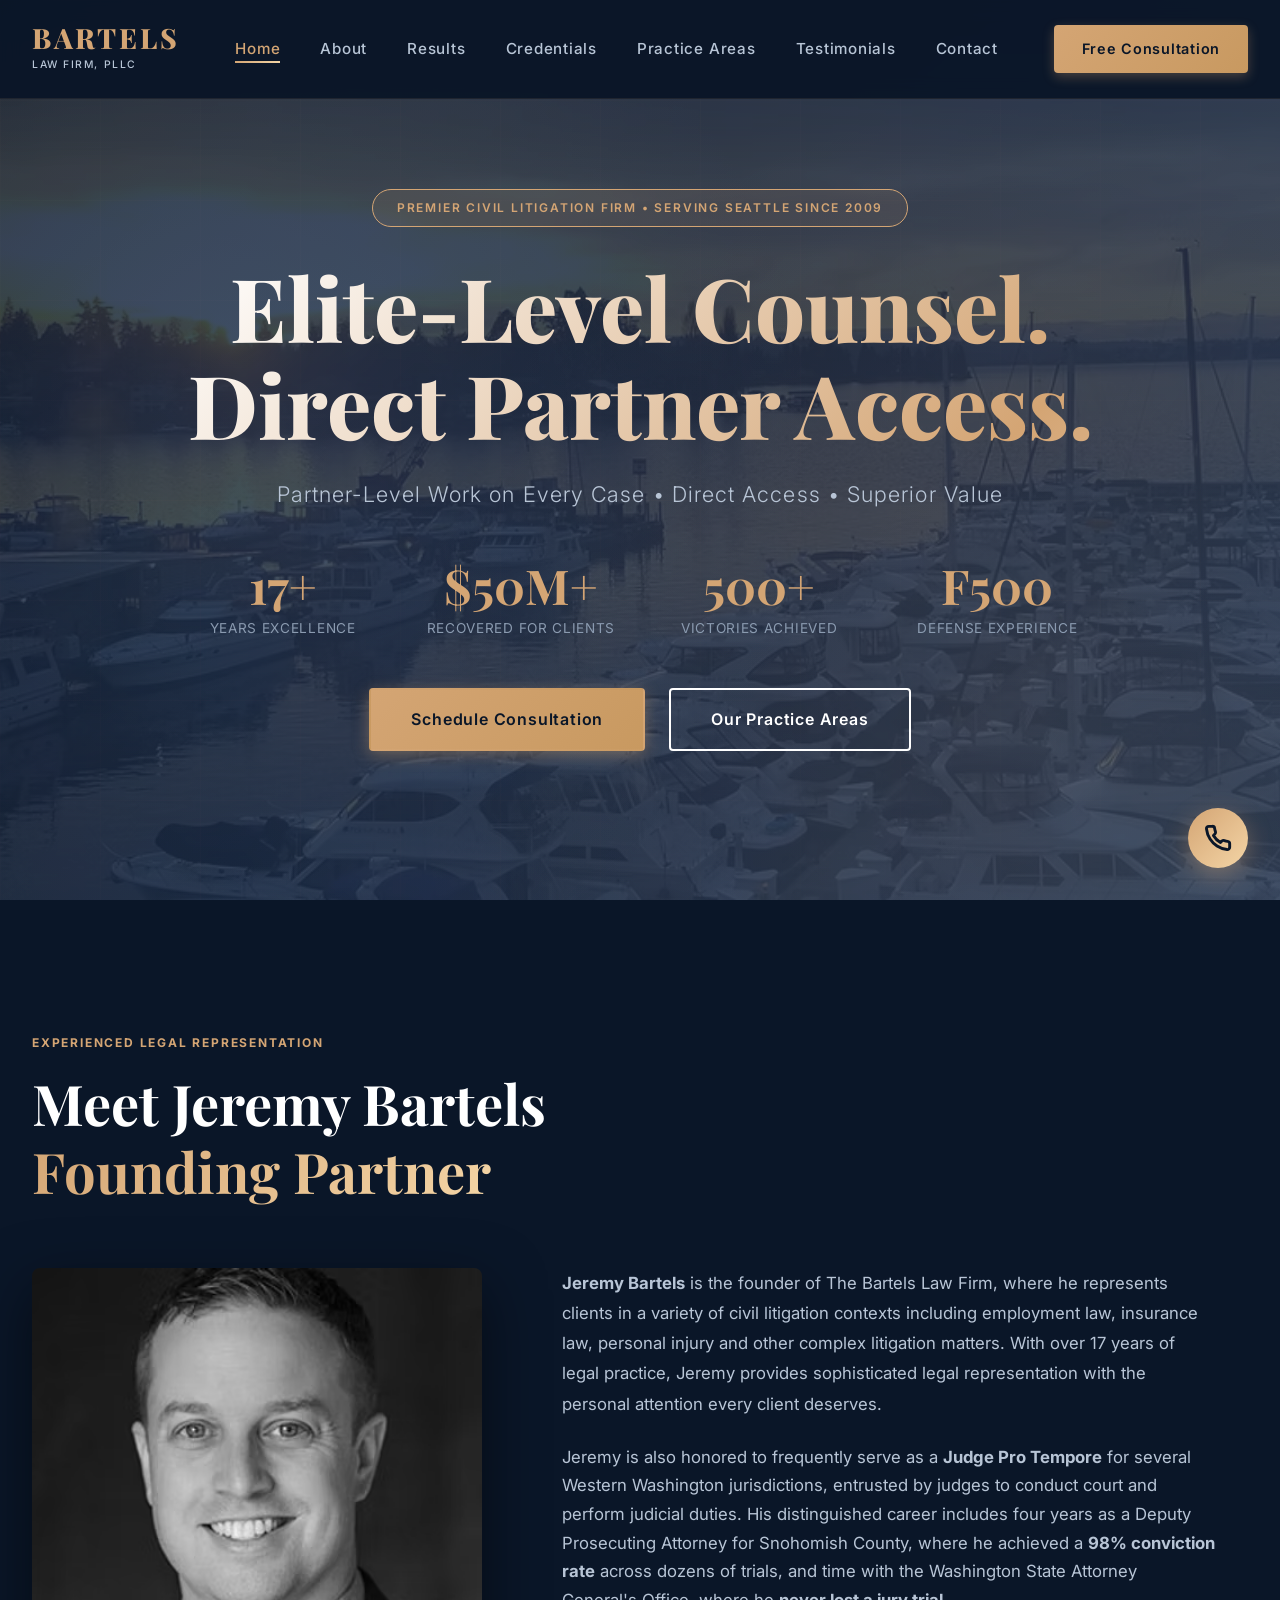
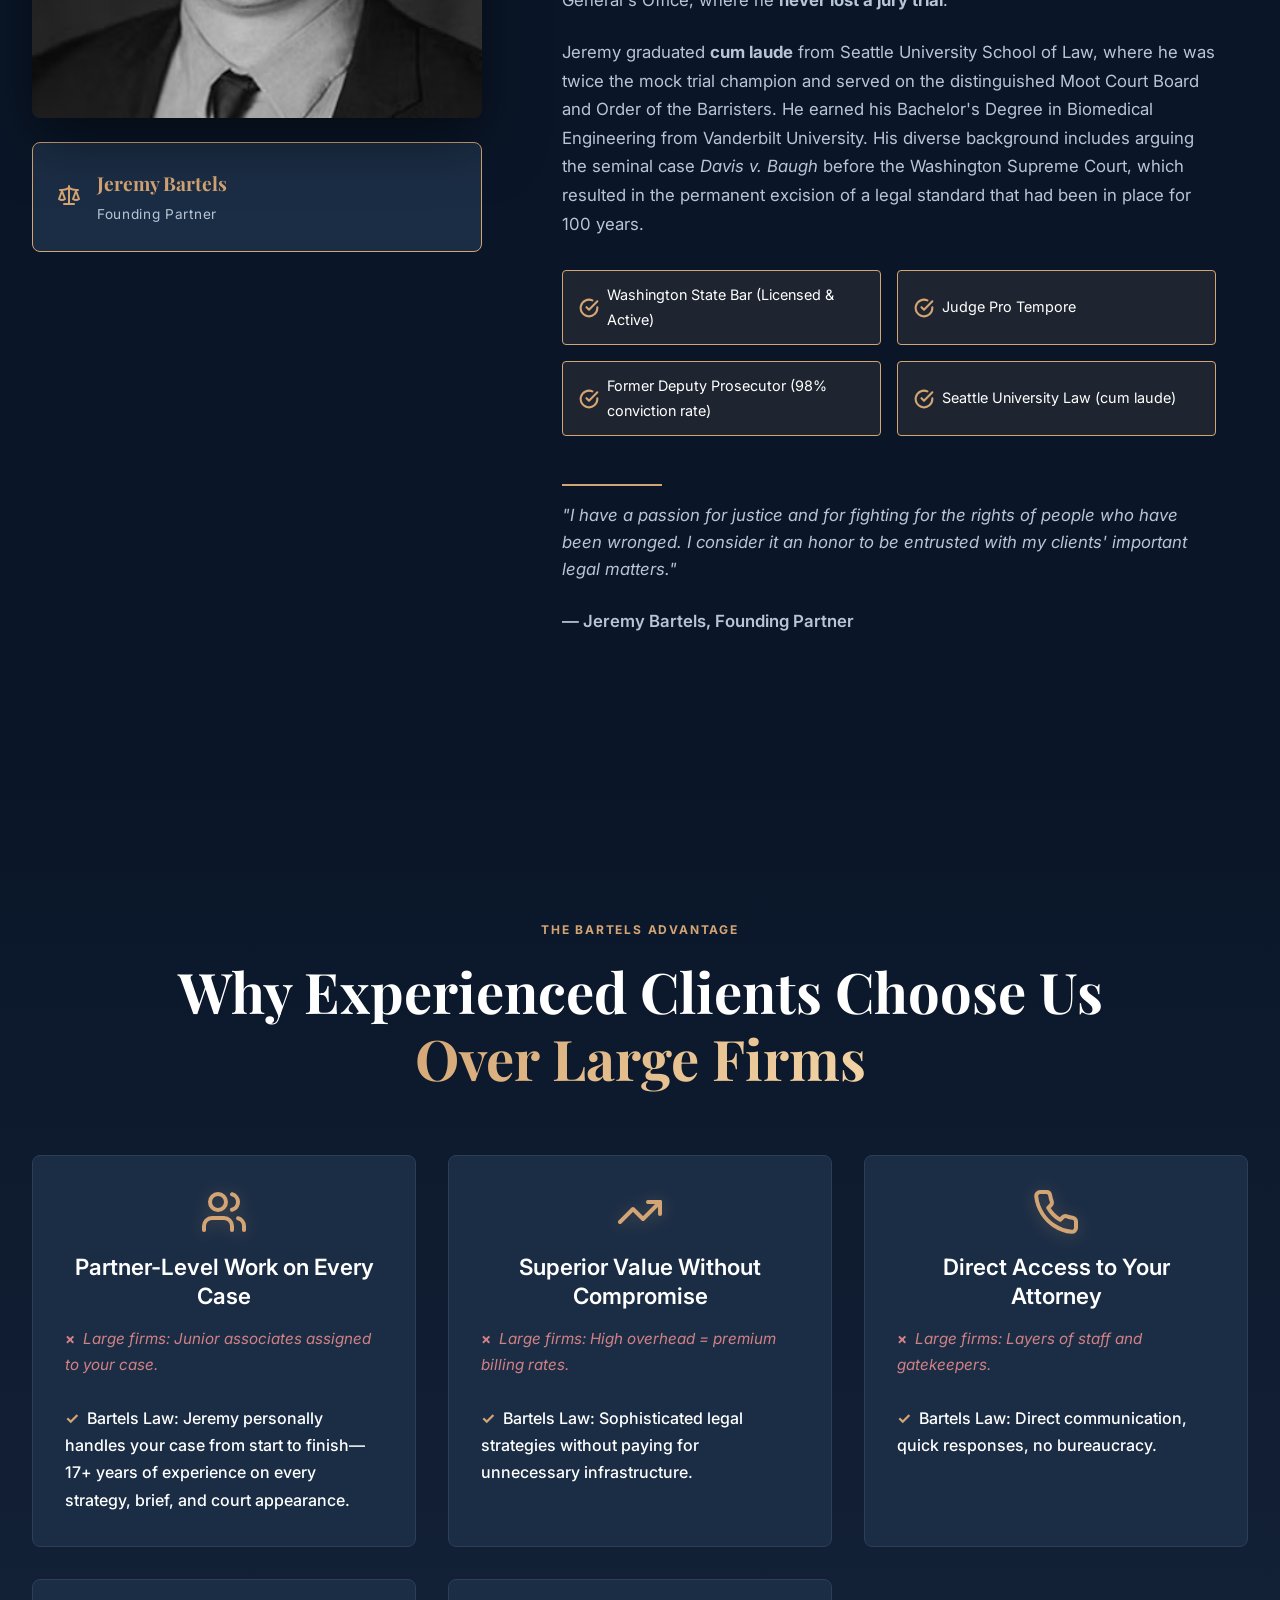
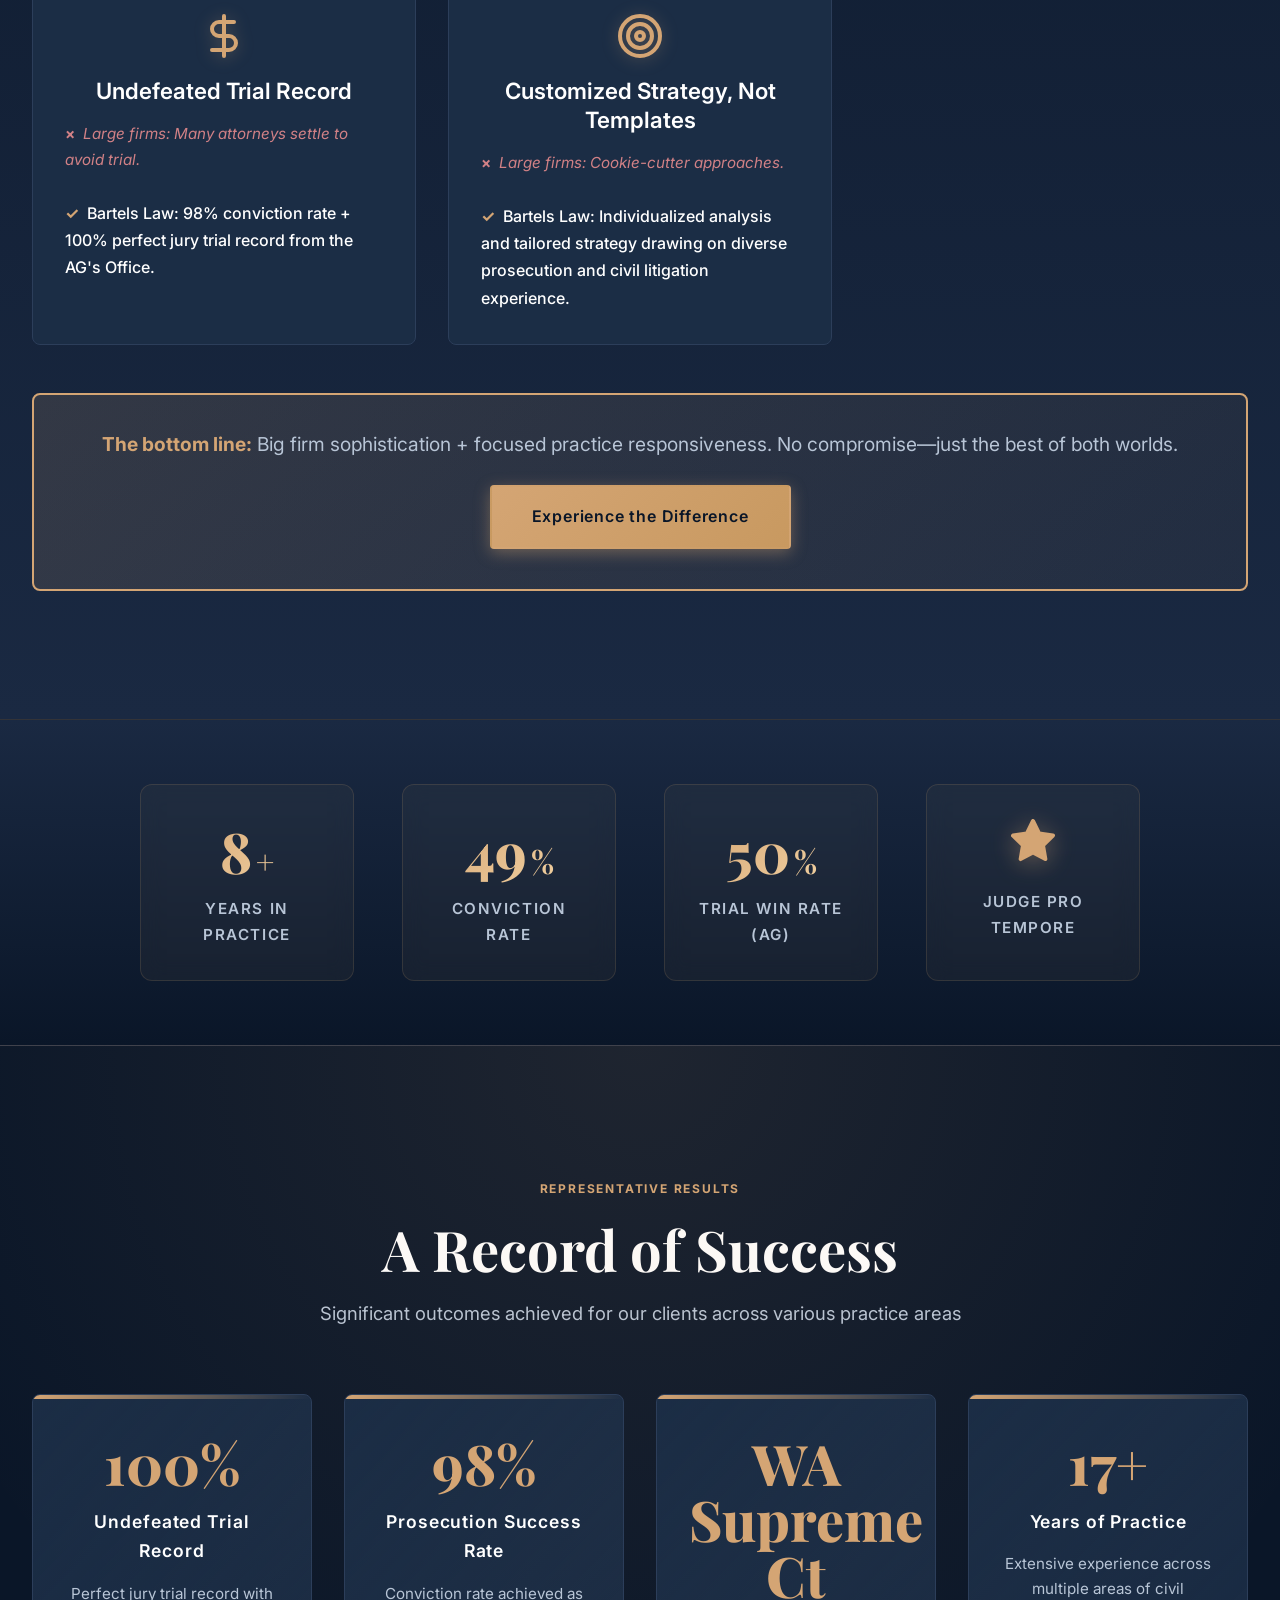
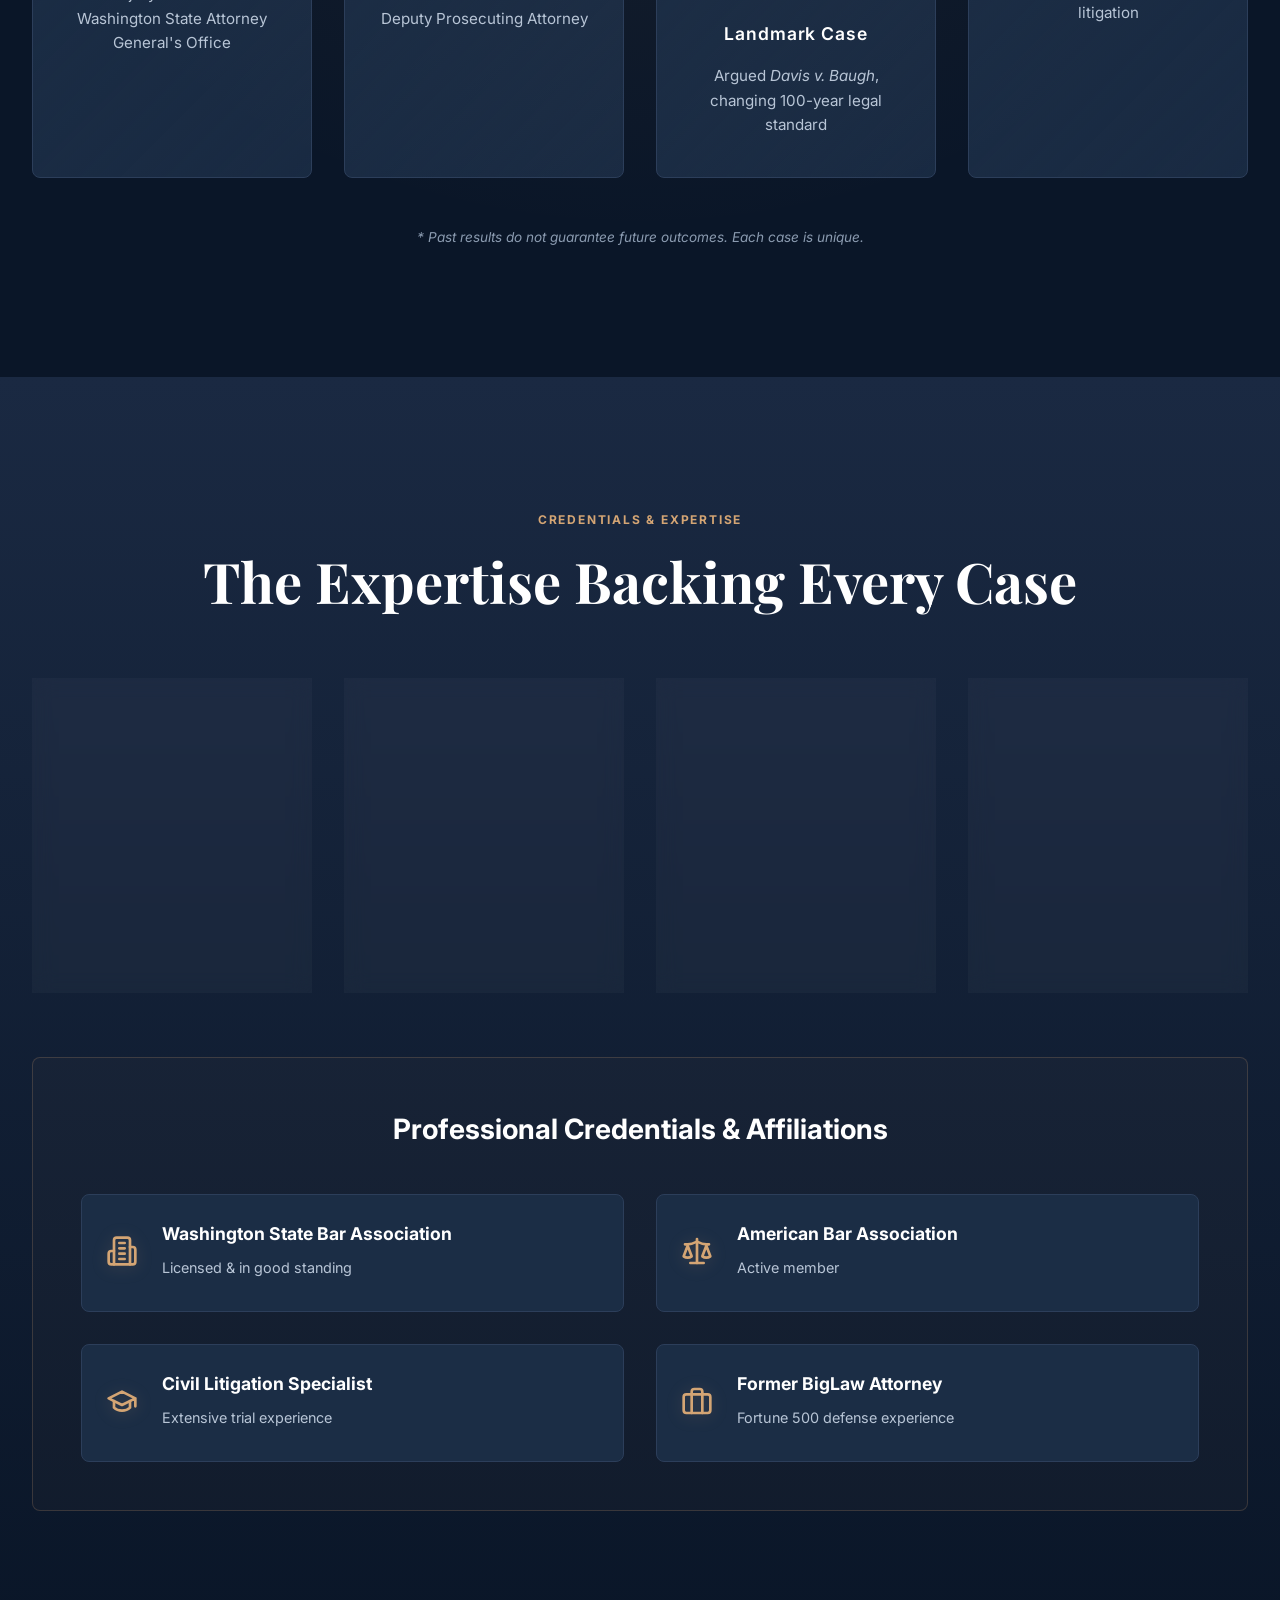
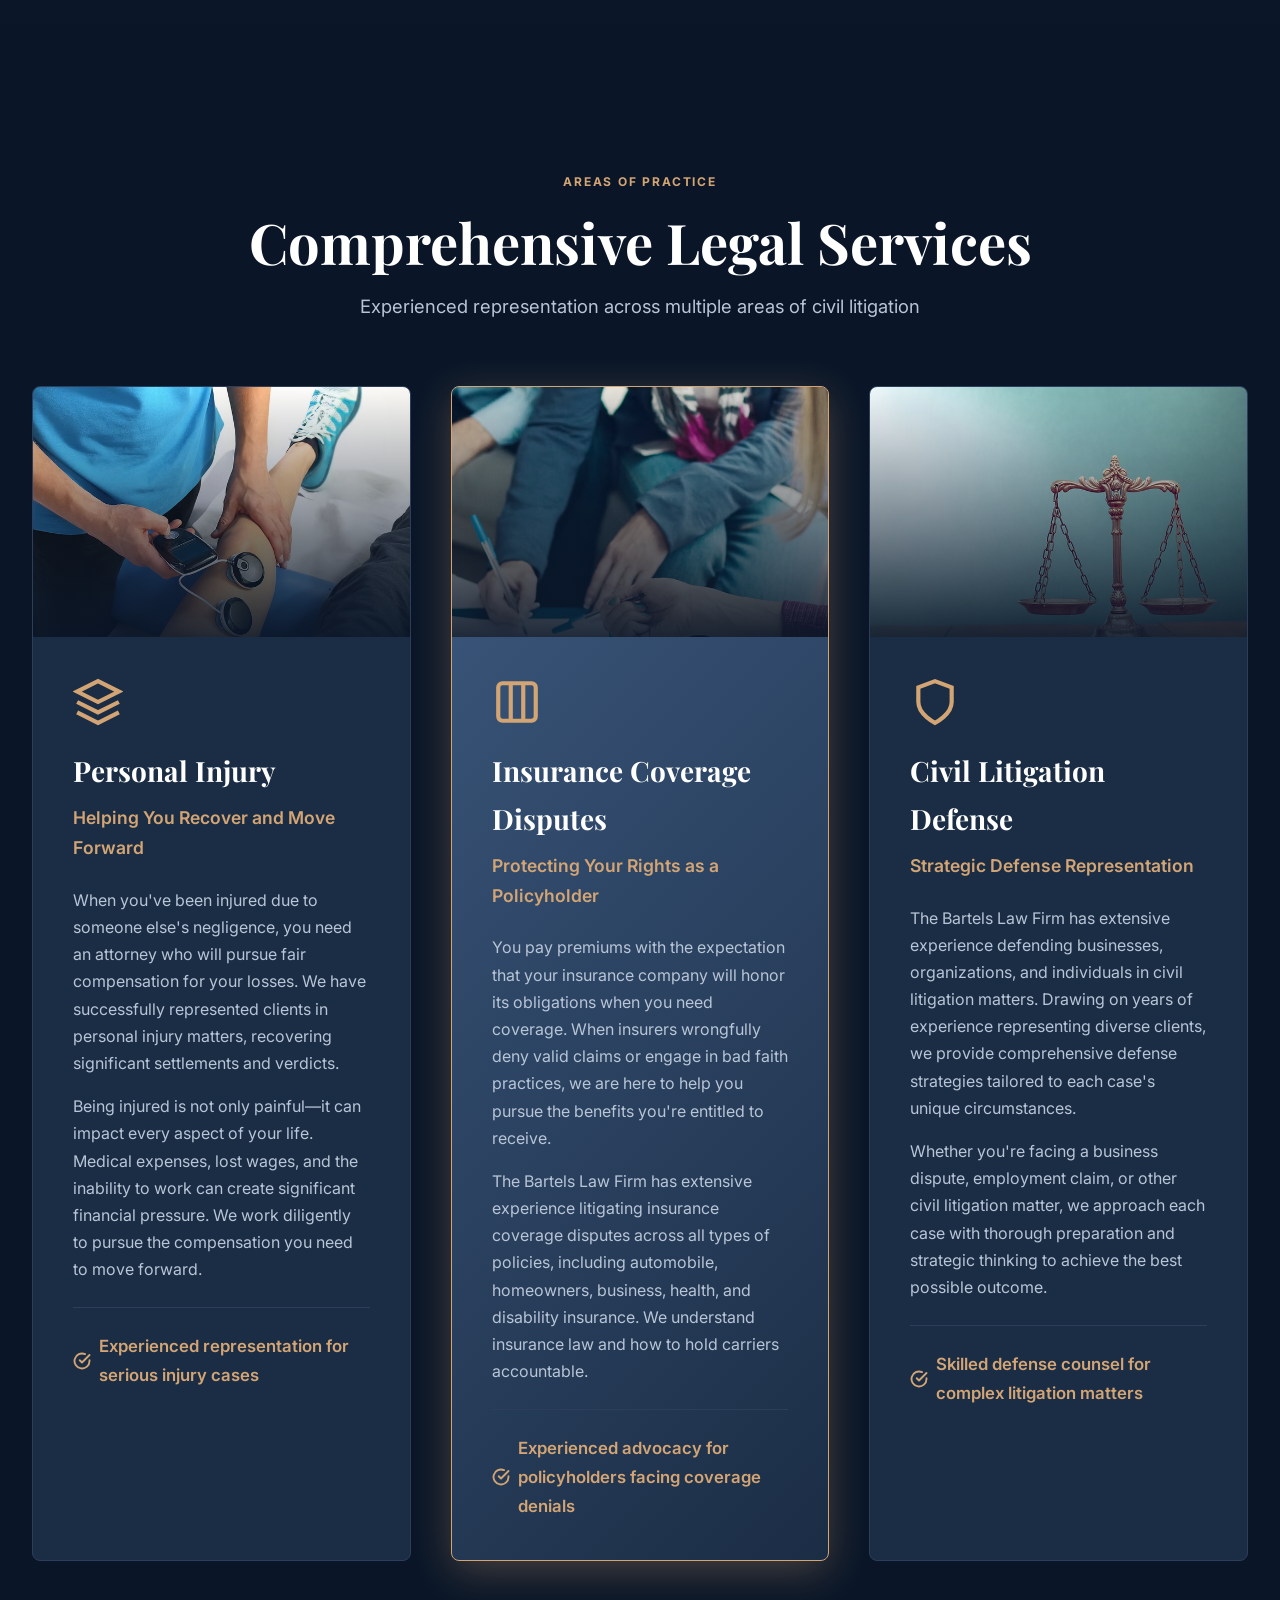
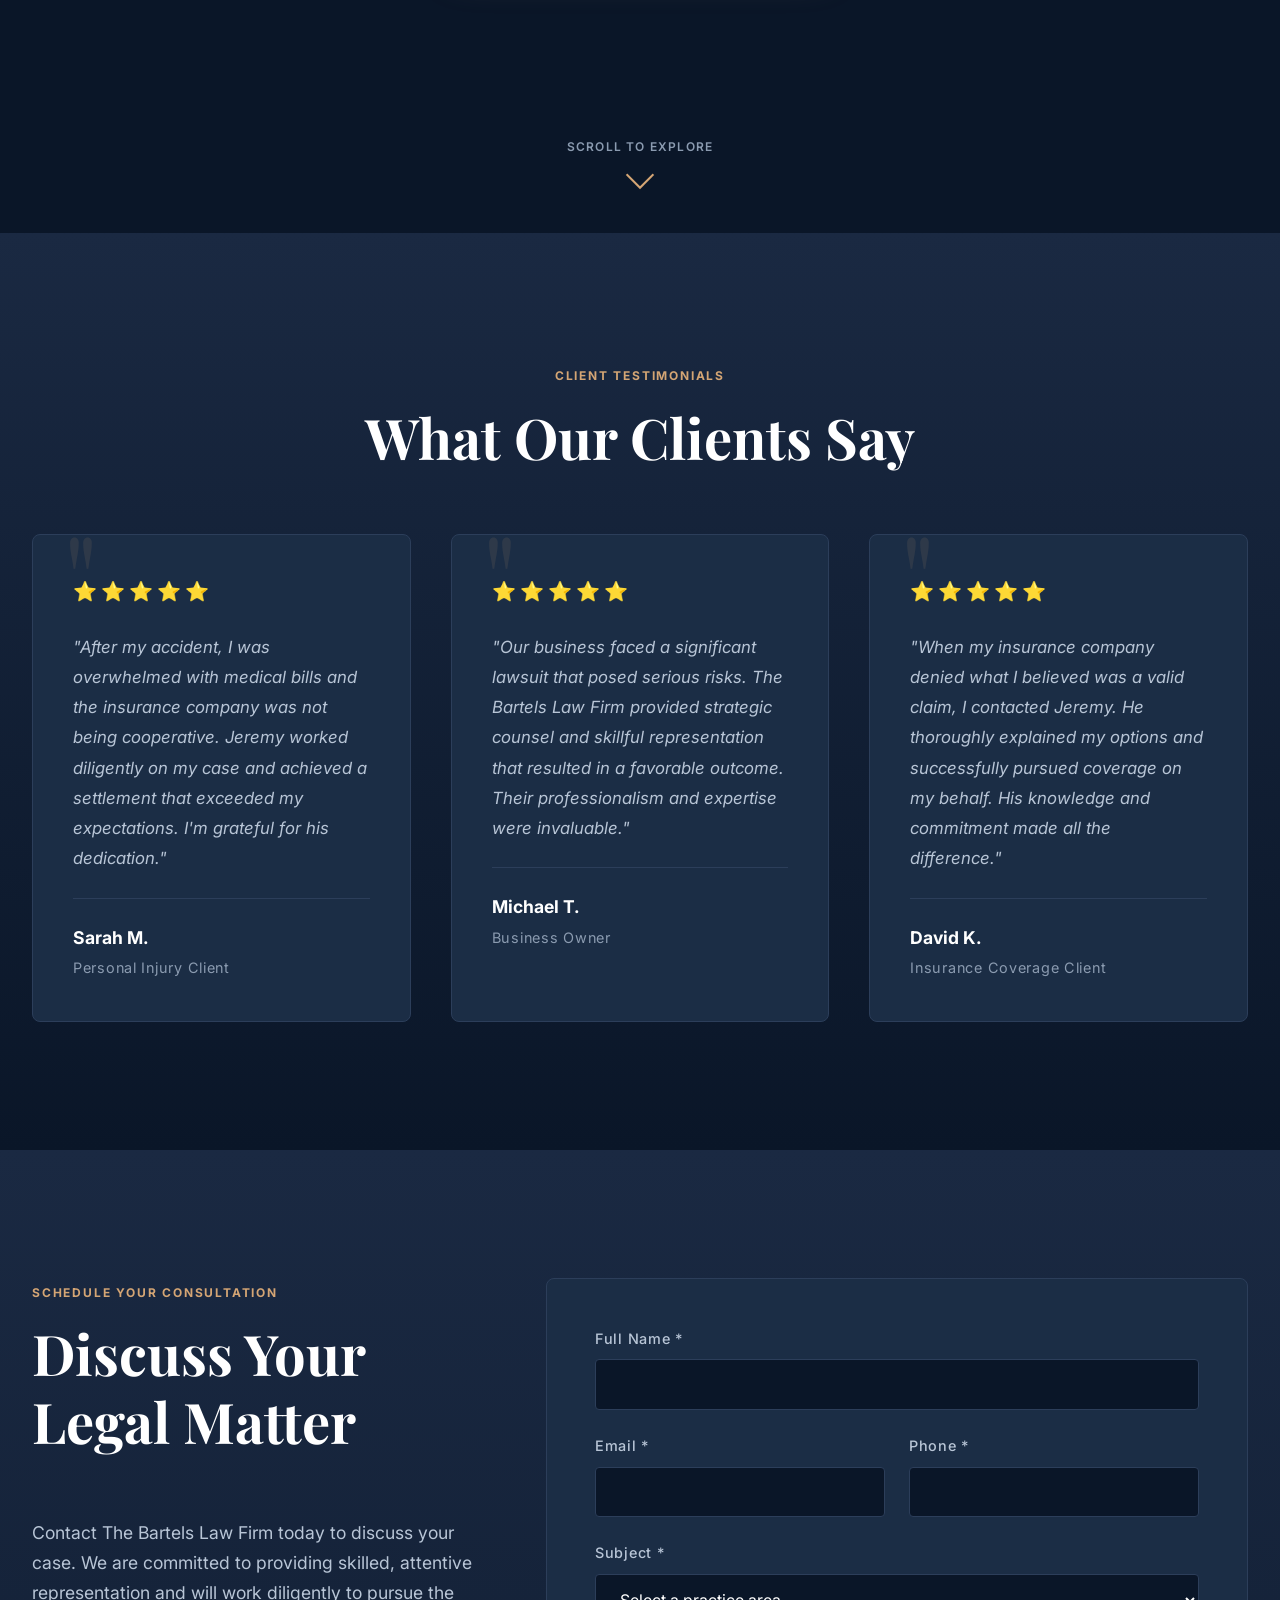
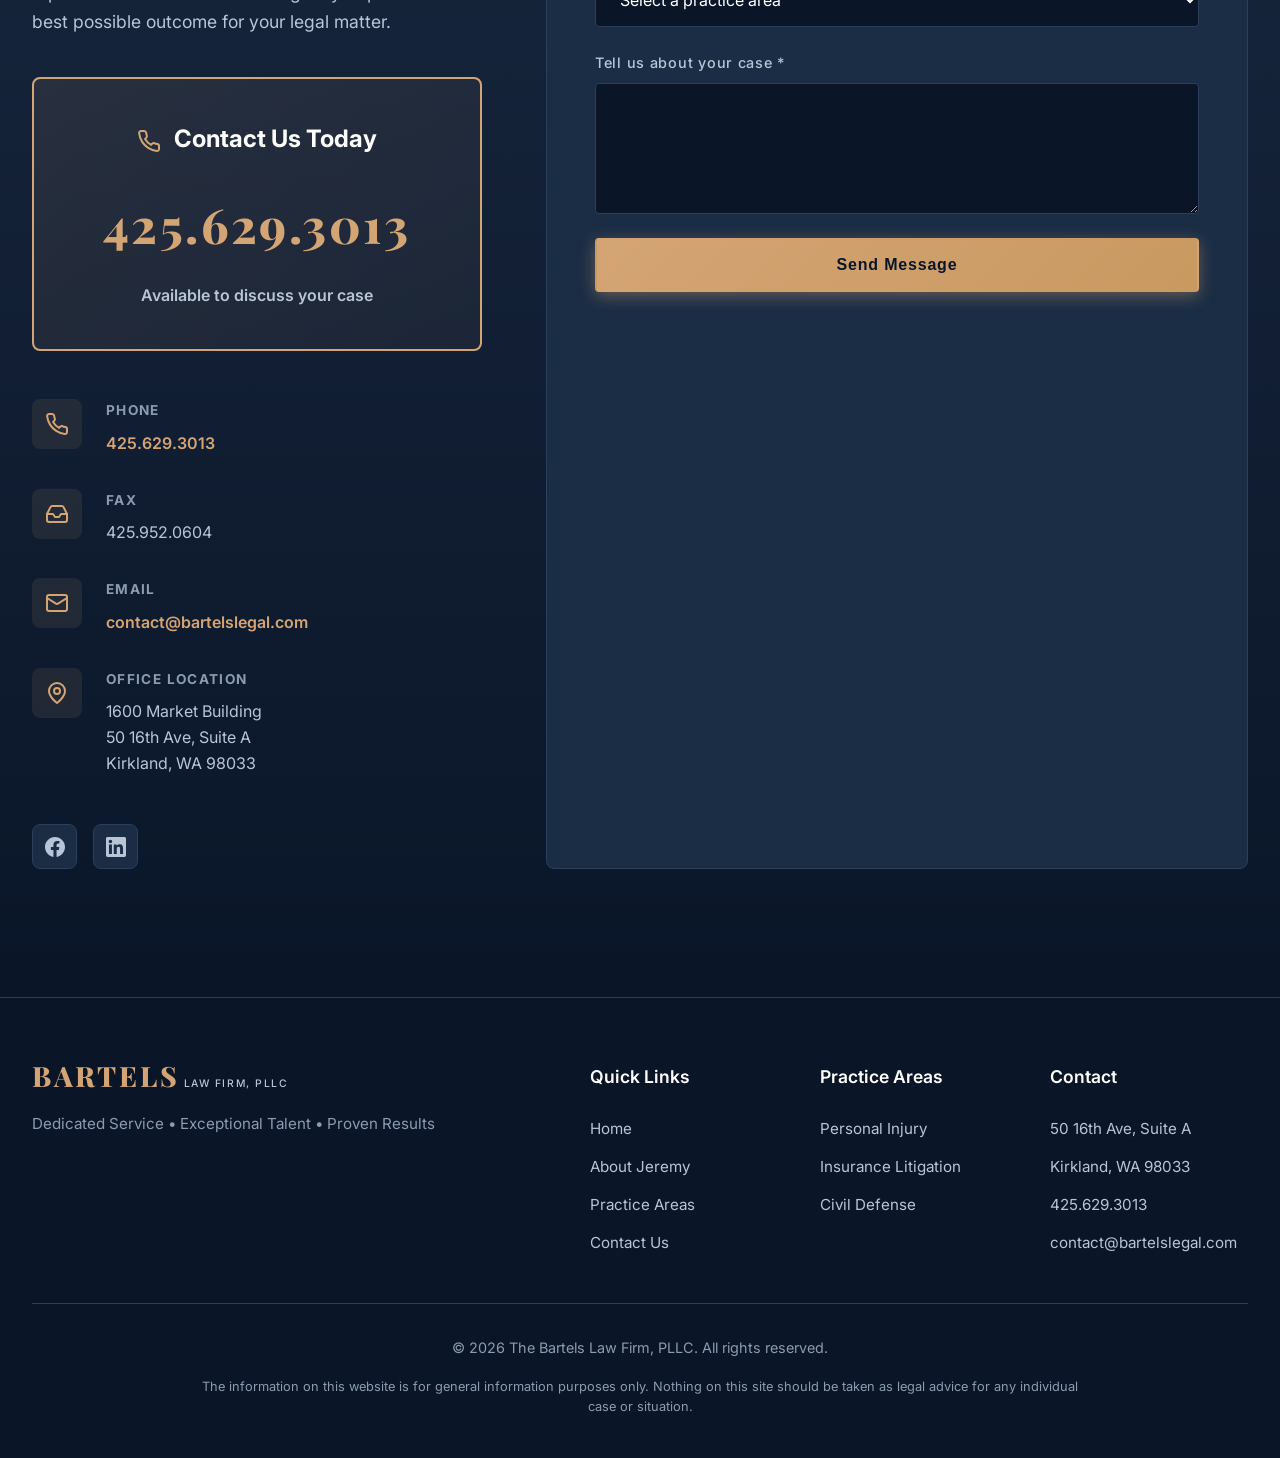
<file: index.html>
<!DOCTYPE html>
<html lang="en">
<head>
    <meta charset="UTF-8">
    <meta name="viewport" content="width=device-width, initial-scale=1.0">
    <meta name="description" content="The Bartels Law Firm, PLLC - Dedicated Service, Exceptional Talent, Proven Results. Premier civil litigation and personal injury attorneys in Kirkland, WA.">
    <title>The Bartels Law Firm, PLLC | Expert Legal Representation in Kirkland, WA</title>
    <link rel="stylesheet" href="styles.css">
    <link rel="preconnect" href="https://fonts.googleapis.com">
    <link rel="preconnect" href="https://fonts.gstatic.com" crossorigin>
    <link href="https://fonts.googleapis.com/css2?family=Playfair+Display:wght@600;700;800&family=Inter:wght@300;400;500;600;700&display=swap" rel="stylesheet">
</head>
<body>
    <!-- Navigation -->
    <nav class="navbar" id="navbar">
        <div class="container nav-container">
            <div class="logo">
                <span class="logo-text">BARTELS</span>
                <span class="logo-subtext">LAW FIRM, PLLC</span>
            </div>
            <button class="mobile-menu-toggle" id="mobileMenuToggle">
                <span></span>
                <span></span>
                <span></span>
            </button>
            <ul class="nav-menu" id="navMenu">
                <li><a href="#home" class="nav-link">Home</a></li>
                <li><a href="#about" class="nav-link">About</a></li>
                <li><a href="#results" class="nav-link">Results</a></li>
                <li><a href="#credentials" class="nav-link">Credentials</a></li>
                <li><a href="#practice-areas" class="nav-link">Practice Areas</a></li>
                <li><a href="#testimonials" class="nav-link">Testimonials</a></li>
                <li><a href="#contact" class="nav-link">Contact</a></li>
            </ul>
            <a href="#contact" class="cta-button">Free Consultation</a>
        </div>
    </nav>

    <!-- Hero Section -->
    <section class="hero" id="home">
        <div class="hero-overlay"></div>
        <div class="hero-image"></div>
        <div class="container hero-content">
            <div class="hero-badge">PREMIER CIVIL LITIGATION FIRM • SERVING SEATTLE SINCE 2009</div>
            <h1 class="hero-title">
                Elite-Level Counsel.<br>Direct Partner Access.
            </h1>
            <p class="hero-subtitle">Partner-Level Work on Every Case • Direct Access • Superior Value</p>
            <div class="hero-stats">
                <div class="stat">
                    <span class="stat-number">17+</span>
                    <span class="stat-label">Years Excellence</span>
                </div>
                <div class="stat">
                    <span class="stat-number">$50M+</span>
                    <span class="stat-label">Recovered for Clients</span>
                </div>
                <div class="stat">
                    <span class="stat-number">500+</span>
                    <span class="stat-label">Victories Achieved</span>
                </div>
                <div class="stat">
                    <span class="stat-number">F500</span>
                    <span class="stat-label">Defense Experience</span>
                </div>
            </div>
            <div class="hero-cta">
                <a href="#contact" class="btn btn-primary">Schedule Consultation</a>
                <a href="#practice-areas" class="btn btn-secondary">Our Practice Areas</a>
            </div>
        </div>
    </section>

    <!-- About Section -->
    <section class="about-section" id="about">
        <div class="container">
            <div class="section-header">
                <span class="section-label">EXPERIENCED LEGAL REPRESENTATION</span>
                <h2 class="section-title">Meet Jeremy Bartels<br><span class="highlight">Founding Partner</span></h2>
            </div>
            <div class="about-grid">
                <div class="about-image-wrapper">
                    <div class="about-image">
                        <img src="images/jeremy-bartels Rocke Law Headshot.jpg.avif" alt="Attorney Jeremy Bartels" class="attorney-portrait">
                    </div>
                    <div class="image-badge">
                        <div class="badge-icon">
                            <svg xmlns="http://www.w3.org/2000/svg" width="24" height="24" viewBox="0 0 24 24" fill="none" stroke="currentColor" stroke-width="2" stroke-linecap="round" stroke-linejoin="round">
                                <path d="m16 16 3-8 3 8c-.87.65-1.92 1-3 1s-2.13-.35-3-1Z"/>
                                <path d="m2 16 3-8 3 8c-.87.65-1.92 1-3 1s-2.13-.35-3-1Z"/>
                                <path d="M7 21h10"/>
                                <path d="M12 3v18"/>
                                <path d="M3 7h2c2 0 5-1 7-2 2 1 5 2 7 2h2"/>
                            </svg>
                        </div>
                        <div class="badge-text">
                            <strong>Jeremy Bartels</strong>
                            <span>Founding Partner</span>
                        </div>
                    </div>
                </div>
                <div class="about-content">
                    <p class="lead-text">
                        <strong>Jeremy Bartels</strong> is the founder of The Bartels Law Firm, where he represents clients in a variety of civil litigation contexts including employment law, insurance law, personal injury and other complex litigation matters. With over 17 years of legal practice, Jeremy provides sophisticated legal representation with the personal attention every client deserves.
                    </p>
                    <p>
                        Jeremy is also honored to frequently serve as a <strong>Judge Pro Tempore</strong> for several Western Washington jurisdictions, entrusted by judges to conduct court and perform judicial duties. His distinguished career includes four years as a Deputy Prosecuting Attorney for Snohomish County, where he achieved a <strong>98% conviction rate</strong> across dozens of trials, and time with the Washington State Attorney General's Office, where he <strong>never lost a jury trial</strong>.
                    </p>
                    <p>
                        Jeremy graduated <strong>cum laude</strong> from Seattle University School of Law, where he was twice the mock trial champion and served on the distinguished Moot Court Board and Order of the Barristers. He earned his Bachelor's Degree in Biomedical Engineering from Vanderbilt University. His diverse background includes arguing the seminal case <em>Davis v. Baugh</em> before the Washington Supreme Court, which resulted in the permanent excision of a legal standard that had been in place for 100 years.
                    </p>
                    <div class="credentials-list">
                        <div class="credential-badge">
                            <svg class="check-icon" xmlns="http://www.w3.org/2000/svg" width="20" height="20" viewBox="0 0 24 24" fill="none" stroke="currentColor" stroke-width="2.5" stroke-linecap="round" stroke-linejoin="round">
                                <path d="M22 11.08V12a10 10 0 1 1-5.93-9.14"/>
                                <polyline points="22 4 12 14.01 9 11.01"/>
                            </svg>
                            Washington State Bar (Licensed & Active)
                        </div>
                        <div class="credential-badge">
                            <svg class="check-icon" xmlns="http://www.w3.org/2000/svg" width="20" height="20" viewBox="0 0 24 24" fill="none" stroke="currentColor" stroke-width="2.5" stroke-linecap="round" stroke-linejoin="round">
                                <path d="M22 11.08V12a10 10 0 1 1-5.93-9.14"/>
                                <polyline points="22 4 12 14.01 9 11.01"/>
                            </svg>
                            Judge Pro Tempore
                        </div>
                        <div class="credential-badge">
                            <svg class="check-icon" xmlns="http://www.w3.org/2000/svg" width="20" height="20" viewBox="0 0 24 24" fill="none" stroke="currentColor" stroke-width="2.5" stroke-linecap="round" stroke-linejoin="round">
                                <path d="M22 11.08V12a10 10 0 1 1-5.93-9.14"/>
                                <polyline points="22 4 12 14.01 9 11.01"/>
                            </svg>
                            Former Deputy Prosecutor (98% conviction rate)
                        </div>
                        <div class="credential-badge">
                            <svg class="check-icon" xmlns="http://www.w3.org/2000/svg" width="20" height="20" viewBox="0 0 24 24" fill="none" stroke="currentColor" stroke-width="2.5" stroke-linecap="round" stroke-linejoin="round">
                                <path d="M22 11.08V12a10 10 0 1 1-5.93-9.14"/>
                                <polyline points="22 4 12 14.01 9 11.01"/>
                            </svg>
                            Seattle University Law (cum laude)
                        </div>
                    </div>
                    <div class="about-signature">
                        <div class="signature-line"></div>
                        <p class="signature-text">"I have a passion for justice and for fighting for the rights of people who have been wronged. I consider it an honor to be entrusted with my clients' important legal matters."</p>
                        <p class="signature-name">— Jeremy Bartels, Founding Partner</p>
                    </div>
                </div>
            </div>
            
        </div>
    </section>

    <!-- Strategic Advantage Section -->
    <section class="advantage-section">
        <div class="container">
            <div class="section-header centered">
                <span class="section-label">THE BARTELS ADVANTAGE</span>
                <h2 class="section-title">Why Experienced Clients Choose Us<br><span class="highlight">Over Large Firms</span></h2>
            </div>
            
            <div class="advantage-grid">
                <div class="advantage-card">
                    <div class="advantage-icon">
                        <svg xmlns="http://www.w3.org/2000/svg" width="48" height="48" viewBox="0 0 24 24" fill="none" stroke="currentColor" stroke-width="2" stroke-linecap="round" stroke-linejoin="round">
                            <path d="M16 21v-2a4 4 0 0 0-4-4H6a4 4 0 0 0-4 4v2"/>
                            <circle cx="9" cy="7" r="4"/>
                            <path d="M22 21v-2a4 4 0 0 0-3-3.87"/>
                            <path d="M16 3.13a4 4 0 0 1 0 7.75"/>
                        </svg>
                    </div>
                    <h3>Partner-Level Work on Every Case</h3>
                    <p class="advantage-text">
                        <span class="disadvantage">Large firms: Junior associates assigned to your case.</span>
                        <br>
                        <span class="advantage-highlight">Bartels Law: Jeremy personally handles your case from start to finish—17+ years of experience on every strategy, brief, and court appearance.</span>
                    </p>
                </div>

                <div class="advantage-card">
                    <div class="advantage-icon">
                        <svg xmlns="http://www.w3.org/2000/svg" width="48" height="48" viewBox="0 0 24 24" fill="none" stroke="currentColor" stroke-width="2" stroke-linecap="round" stroke-linejoin="round">
                            <polyline points="22 7 13.5 15.5 8.5 10.5 2 17"/>
                            <polyline points="16 7 22 7 22 13"/>
                        </svg>
                    </div>
                    <h3>Superior Value Without Compromise</h3>
                    <p class="advantage-text">
                        <span class="disadvantage">Large firms: High overhead = premium billing rates.</span>
                        <br>
                        <span class="advantage-highlight">Bartels Law: Sophisticated legal strategies without paying for unnecessary infrastructure.</span>
                    </p>
                </div>

                <div class="advantage-card">
                    <div class="advantage-icon">
                        <svg xmlns="http://www.w3.org/2000/svg" width="48" height="48" viewBox="0 0 24 24" fill="none" stroke="currentColor" stroke-width="2" stroke-linecap="round" stroke-linejoin="round">
                            <path d="M22 16.92v3a2 2 0 0 1-2.18 2 19.79 19.79 0 0 1-8.63-3.07 19.5 19.5 0 0 1-6-6 19.79 19.79 0 0 1-3.07-8.67A2 2 0 0 1 4.11 2h3a2 2 0 0 1 2 1.72 12.84 12.84 0 0 0 .7 2.81 2 2 0 0 1-.45 2.11L8.09 9.91a16 16 0 0 0 6 6l1.27-1.27a2 2 0 0 1 2.11-.45 12.84 12.84 0 0 0 2.81.7A2 2 0 0 1 22 16.92z"/>
                        </svg>
                    </div>
                    <h3>Direct Access to Your Attorney</h3>
                    <p class="advantage-text">
                        <span class="disadvantage">Large firms: Layers of staff and gatekeepers.</span>
                        <br>
                        <span class="advantage-highlight">Bartels Law: Direct communication, quick responses, no bureaucracy.</span>
                    </p>
                </div>

                <div class="advantage-card">
                    <div class="advantage-icon">
                        <svg xmlns="http://www.w3.org/2000/svg" width="48" height="48" viewBox="0 0 24 24" fill="none" stroke="currentColor" stroke-width="2" stroke-linecap="round" stroke-linejoin="round">
                            <line x1="12" y1="2" x2="12" y2="22"/>
                            <path d="M17 5H9.5a3.5 3.5 0 0 0 0 7h5a3.5 3.5 0 0 1 0 7H6"/>
                        </svg>
                    </div>
                    <h3>Undefeated Trial Record</h3>
                    <p class="advantage-text">
                        <span class="disadvantage">Large firms: Many attorneys settle to avoid trial.</span>
                        <br>
                        <span class="advantage-highlight">Bartels Law: 98% conviction rate + 100% perfect jury trial record from the AG's Office.</span>
                    </p>
                </div>

                <div class="advantage-card">
                    <div class="advantage-icon">
                        <svg xmlns="http://www.w3.org/2000/svg" width="48" height="48" viewBox="0 0 24 24" fill="none" stroke="currentColor" stroke-width="2" stroke-linecap="round" stroke-linejoin="round">
                            <circle cx="12" cy="12" r="10"/>
                            <circle cx="12" cy="12" r="6"/>
                            <circle cx="12" cy="12" r="2"/>
                        </svg>
                    </div>
                    <h3>Customized Strategy, Not Templates</h3>
                    <p class="advantage-text">
                        <span class="disadvantage">Large firms: Cookie-cutter approaches.</span>
                        <br>
                        <span class="advantage-highlight">Bartels Law: Individualized analysis and tailored strategy drawing on diverse prosecution and civil litigation experience.</span>
                    </p>
                </div>
            </div>

            <div class="advantage-summary">
                <p><strong>The bottom line:</strong> Big firm sophistication + focused practice responsiveness. No compromise—just the best of both worlds.</p>
                <a href="#contact" class="btn btn-primary">Experience the Difference</a>
            </div>
        </div>
    </section>

    <!-- Trust Indicators Mini-Section -->
    <section class="trust-mini-section">
        <div class="container">
            <div class="trust-stats">
                <div class="trust-stat">
                    <div class="trust-stat-number" data-target="17">17</div>
                    <div class="trust-stat-label">Years in Practice</div>
                </div>
                <div class="trust-stat">
                    <div class="trust-stat-number" data-target="98">98</div>
                    <div class="trust-stat-label">Conviction Rate</div>
                </div>
                <div class="trust-stat">
                    <div class="trust-stat-number" data-target="100">100</div>
                    <div class="trust-stat-label">Trial Win Rate (AG)</div>
                </div>
                <div class="trust-stat">
                    <div class="trust-stat-icon">
                        <svg xmlns="http://www.w3.org/2000/svg" width="48" height="48" viewBox="0 0 24 24" fill="none" stroke="currentColor" stroke-width="2" stroke-linecap="round" stroke-linejoin="round">
                            <polygon points="12 2 15.09 8.26 22 9.27 17 14.14 18.18 21.02 12 17.77 5.82 21.02 7 14.14 2 9.27 8.91 8.26 12 2"/>
                        </svg>
                    </div>
                    <div class="trust-stat-label">Judge Pro Tempore</div>
                </div>
            </div>
        </div>
    </section>

    <!-- Case Results Section -->
    <section class="results-section" id="results">
        <div class="container">
            <div class="section-header centered">
                <span class="section-label">REPRESENTATIVE RESULTS</span>
                <h2 class="section-title">A Record of Success</h2>
                <p class="section-description">Significant outcomes achieved for our clients across various practice areas</p>
            </div>
            <div class="results-grid">
                <div class="result-card">
                    <div class="result-amount">100%</div>
                    <div class="result-case">Undefeated Trial Record</div>
                    <p>Perfect jury trial record with Washington State Attorney General's Office</p>
                </div>
                <div class="result-card">
                    <div class="result-amount">98%</div>
                    <div class="result-case">Prosecution Success Rate</div>
                    <p>Conviction rate achieved as Deputy Prosecuting Attorney</p>
                </div>
                <div class="result-card">
                    <div class="result-amount">WA Supreme Ct</div>
                    <div class="result-case">Landmark Case</div>
                    <p>Argued <em>Davis v. Baugh</em>, changing 100-year legal standard</p>
                </div>
                <div class="result-card">
                    <div class="result-amount">17+</div>
                    <div class="result-case">Years of Practice</div>
                    <p>Extensive experience across multiple areas of civil litigation</p>
                </div>
            </div>
            <div class="disclaimer-note">* Past results do not guarantee future outcomes. Each case is unique.</div>
        </div>
    </section>

    <!-- Credentials Section -->
    <section class="credentials-section" id="credentials">
        <div class="container">
            <div class="section-header centered">
                <span class="section-label">CREDENTIALS & EXPERTISE</span>
                <h2 class="section-title">The Expertise Backing Every Case</h2>
            </div>
            <div class="credentials-grid">
                <div class="credential-item">
                    <div class="credential-number">17+</div>
                    <h3>Years of Legal Practice</h3>
                    <p>Extensive experience in civil litigation across Washington State</p>
                </div>
                <div class="credential-item">
                    <div class="credential-number">98%</div>
                    <h3>Prosecution Success Rate</h3>
                    <p>Conviction rate achieved as Deputy Prosecuting Attorney for Snohomish County</p>
                </div>
                <div class="credential-item">
                    <div class="credential-number">100%</div>
                    <h3>Perfect Trial Record</h3>
                    <p>Undefeated jury trial record with Washington State Attorney General's Office</p>
                </div>
                <div class="credential-item">
                    <div class="credential-number">WA</div>
                    <h3>Judge Pro Tempore</h3>
                    <p>Appointed by courts to serve in judicial capacity throughout Western Washington</p>
                </div>
            </div>
            <div class="professional-memberships">
                <h3 class="membership-title">Professional Credentials & Affiliations</h3>
                <div class="membership-grid">
                    <div class="membership-item">
                        <div class="membership-icon">
                            <svg xmlns="http://www.w3.org/2000/svg" width="32" height="32" viewBox="0 0 24 24" fill="none" stroke="currentColor" stroke-width="2" stroke-linecap="round" stroke-linejoin="round">
                                <path d="M6 22V4a2 2 0 0 1 2-2h8a2 2 0 0 1 2 2v18Z"/>
                                <path d="M6 12H4a2 2 0 0 0-2 2v6a2 2 0 0 0 2 2h2"/>
                                <path d="M18 9h2a2 2 0 0 1 2 2v9a2 2 0 0 1-2 2h-2"/>
                                <path d="M10 6h4"/>
                                <path d="M10 10h4"/>
                                <path d="M10 14h4"/>
                                <path d="M10 18h4"/>
                            </svg>
                        </div>
                        <div>
                            <h4>Washington State Bar Association</h4>
                            <p>Licensed & in good standing</p>
                        </div>
                    </div>
                    <div class="membership-item">
                        <div class="membership-icon">
                            <svg xmlns="http://www.w3.org/2000/svg" width="32" height="32" viewBox="0 0 24 24" fill="none" stroke="currentColor" stroke-width="2" stroke-linecap="round" stroke-linejoin="round">
                                <path d="m16 16 3-8 3 8c-.87.65-1.92 1-3 1s-2.13-.35-3-1Z"/>
                                <path d="m2 16 3-8 3 8c-.87.65-1.92 1-3 1s-2.13-.35-3-1Z"/>
                                <path d="M7 21h10"/>
                                <path d="M12 3v18"/>
                                <path d="M3 7h2c2 0 5-1 7-2 2 1 5 2 7 2h2"/>
                            </svg>
                        </div>
                        <div>
                            <h4>American Bar Association</h4>
                            <p>Active member</p>
                        </div>
                    </div>
                    <div class="membership-item">
                        <div class="membership-icon">
                            <svg xmlns="http://www.w3.org/2000/svg" width="32" height="32" viewBox="0 0 24 24" fill="none" stroke="currentColor" stroke-width="2" stroke-linecap="round" stroke-linejoin="round">
                                <path d="M22 10v6M2 10l10-5 10 5-10 5z"/>
                                <path d="M6 12v5c3 3 9 3 12 0v-5"/>
                            </svg>
                        </div>
                        <div>
                            <h4>Civil Litigation Specialist</h4>
                            <p>Extensive trial experience</p>
                        </div>
                    </div>
                    <div class="membership-item">
                        <div class="membership-icon">
                            <svg xmlns="http://www.w3.org/2000/svg" width="32" height="32" viewBox="0 0 24 24" fill="none" stroke="currentColor" stroke-width="2" stroke-linecap="round" stroke-linejoin="round">
                                <rect x="2" y="7" width="20" height="14" rx="2" ry="2"/>
                                <path d="M16 21V5a2 2 0 0 0-2-2h-4a2 2 0 0 0-2 2v16"/>
                            </svg>
                        </div>
                        <div>
                            <h4>Former BigLaw Attorney</h4>
                            <p>Fortune 500 defense experience</p>
                        </div>
                    </div>
                </div>
            </div>
        </div>
    </section>

    <!-- Practice Areas Section -->
    <section class="practice-areas" id="practice-areas">
        <div class="container">
            <div class="section-header centered">
                <span class="section-label">AREAS OF PRACTICE</span>
                <h2 class="section-title">Comprehensive Legal Services</h2>
                <p class="section-description">Experienced representation across multiple areas of civil litigation</p>
            </div>
            <div class="practice-grid">
                <!-- Personal Injury -->
                <div class="practice-card">
                    <div class="practice-image">
                        <img src="images/33f1ad7911124ec3a0212a4344c61b24.jpg.avif" alt="Personal Injury Law">
                        <div class="practice-overlay"></div>
                    </div>
                    <div class="practice-content">
                        <div class="practice-icon">
                            <svg viewBox="0 0 24 24" fill="none" stroke="currentColor" stroke-width="2">
                                <path d="M12 2L2 7L12 12L22 7L12 2Z"/>
                                <path d="M2 17L12 22L22 17"/>
                                <path d="M2 12L12 17L22 12"/>
                            </svg>
                        </div>
                        <h3 class="practice-title">Personal Injury</h3>
                        <p class="practice-subtitle">Helping You Recover and Move Forward</p>
                        <p class="practice-description">
                            When you've been injured due to someone else's negligence, you need an attorney who will pursue fair compensation for your losses. We have successfully represented clients in personal injury matters, recovering significant settlements and verdicts.
                        </p>
                        <p class="practice-description">
                            Being injured is not only painful—it can impact every aspect of your life. Medical expenses, lost wages, and the inability to work can create significant financial pressure. We work diligently to pursue the compensation you need to move forward.
                        </p>
                        <p class="practice-highlight">
                            <svg class="practice-check" xmlns="http://www.w3.org/2000/svg" width="18" height="18" viewBox="0 0 24 24" fill="none" stroke="currentColor" stroke-width="2.5" stroke-linecap="round" stroke-linejoin="round">
                                <path d="M22 11.08V12a10 10 0 1 1-5.93-9.14"/>
                                <polyline points="22 4 12 14.01 9 11.01"/>
                            </svg>
                            Experienced representation for serious injury cases
                        </p>
                    </div>
                </div>

                <!-- Insurance Litigation -->
                <div class="practice-card featured">
                    <div class="featured-badge">SIGNATURE PRACTICE</div>
                    <div class="practice-image">
                        <img src="images/65e62089ce0748ebbc8092d4a21ed63b.jpg.avif" alt="Insurance Litigation">
                        <div class="practice-overlay"></div>
                    </div>
                    <div class="practice-content">
                        <div class="practice-icon">
                            <svg viewBox="0 0 24 24" fill="none" stroke="currentColor" stroke-width="2">
                                <rect x="3" y="3" width="18" height="18" rx="2"/>
                                <path d="M9 3V21"/>
                                <path d="M15 3V21"/>
                            </svg>
                        </div>
                        <h3 class="practice-title">Insurance Coverage Disputes</h3>
                        <p class="practice-subtitle">Protecting Your Rights as a Policyholder</p>
                        <p class="practice-description">
                            You pay premiums with the expectation that your insurance company will honor its obligations when you need coverage. When insurers wrongfully deny valid claims or engage in bad faith practices, we are here to help you pursue the benefits you're entitled to receive.
                        </p>
                        <p class="practice-description">
                            The Bartels Law Firm has extensive experience litigating insurance coverage disputes across all types of policies, including automobile, homeowners, business, health, and disability insurance. We understand insurance law and how to hold carriers accountable.
                        </p>
                        <p class="practice-highlight">
                            <svg class="practice-check" xmlns="http://www.w3.org/2000/svg" width="18" height="18" viewBox="0 0 24 24" fill="none" stroke="currentColor" stroke-width="2.5" stroke-linecap="round" stroke-linejoin="round">
                                <path d="M22 11.08V12a10 10 0 1 1-5.93-9.14"/>
                                <polyline points="22 4 12 14.01 9 11.01"/>
                            </svg>
                            Experienced advocacy for policyholders facing coverage denials
                        </p>
                    </div>
                </div>

                <!-- Civil Litigation Defense -->
                <div class="practice-card">
                    <div class="practice-image">
                        <img src="images/b1da3076093b404ea90f5996c18540df.jpg.avif" alt="Civil Defense">
                        <div class="practice-overlay"></div>
                    </div>
                    <div class="practice-content">
                        <div class="practice-icon">
                            <svg viewBox="0 0 24 24" fill="none" stroke="currentColor" stroke-width="2">
                                <path d="M12 22s8-4 8-10V5l-8-3-8 3v7c0 6 8 10 8 10z"/>
                            </svg>
                        </div>
                        <h3 class="practice-title">Civil Litigation Defense</h3>
                        <p class="practice-subtitle">Strategic Defense Representation</p>
                        <p class="practice-description">
                            The Bartels Law Firm has extensive experience defending businesses, organizations, and individuals in civil litigation matters. Drawing on years of experience representing diverse clients, we provide comprehensive defense strategies tailored to each case's unique circumstances.
                        </p>
                        <p class="practice-description">
                            Whether you're facing a business dispute, employment claim, or other civil litigation matter, we approach each case with thorough preparation and strategic thinking to achieve the best possible outcome.
                        </p>
                        <p class="practice-highlight">
                            <svg class="practice-check" xmlns="http://www.w3.org/2000/svg" width="18" height="18" viewBox="0 0 24 24" fill="none" stroke="currentColor" stroke-width="2.5" stroke-linecap="round" stroke-linejoin="round">
                                <path d="M22 11.08V12a10 10 0 1 1-5.93-9.14"/>
                                <polyline points="22 4 12 14.01 9 11.01"/>
                            </svg>
                            Skilled defense counsel for complex litigation matters
                        </p>
                    </div>
                </div>
            </div>
        </div>
    </section>

    <!-- Scroll Indicator -->
    <div class="scroll-indicator">
        <span>Scroll to explore</span>
        <div class="scroll-arrow"></div>
    </div>

    <!-- Testimonials Section -->
    <section class="testimonials-section" id="testimonials">
        <div class="container">
            <div class="section-header centered">
                <span class="section-label">CLIENT TESTIMONIALS</span>
                <h2 class="section-title">What Our Clients Say</h2>
            </div>
            <div class="testimonials-grid">
                <div class="testimonial-card">
                    <div class="stars">⭐⭐⭐⭐⭐</div>
                    <p class="testimonial-text">
                        "After my accident, I was overwhelmed with medical bills and the insurance company was not being cooperative. Jeremy worked diligently on my case and achieved a settlement that exceeded my expectations. I'm grateful for his dedication."
                    </p>
                    <div class="testimonial-author">
                        <strong>Sarah M.</strong>
                        <span>Personal Injury Client</span>
                    </div>
                </div>
                <div class="testimonial-card">
                    <div class="stars">⭐⭐⭐⭐⭐</div>
                    <p class="testimonial-text">
                        "Our business faced a significant lawsuit that posed serious risks. The Bartels Law Firm provided strategic counsel and skillful representation that resulted in a favorable outcome. Their professionalism and expertise were invaluable."
                    </p>
                    <div class="testimonial-author">
                        <strong>Michael T.</strong>
                        <span>Business Owner</span>
                    </div>
                </div>
                <div class="testimonial-card">
                    <div class="stars">⭐⭐⭐⭐⭐</div>
                    <p class="testimonial-text">
                        "When my insurance company denied what I believed was a valid claim, I contacted Jeremy. He thoroughly explained my options and successfully pursued coverage on my behalf. His knowledge and commitment made all the difference."
                    </p>
                    <div class="testimonial-author">
                        <strong>David K.</strong>
                        <span>Insurance Coverage Client</span>
                    </div>
                </div>
            </div>
        </div>
    </section>

    <!-- Contact Section -->
    <section class="contact-section" id="contact">
        <div class="container">
            <div class="contact-grid">
                <div class="contact-info">
                    <div class="section-header">
                        <span class="section-label">SCHEDULE YOUR CONSULTATION</span>
                        <h2 class="section-title">Discuss Your Legal Matter</h2>
                    </div>
                    <p class="contact-description">
                        Contact The Bartels Law Firm today to discuss your case. We are committed to providing skilled, attentive representation and will work diligently to pursue the best possible outcome for your legal matter.
                    </p>
                    
                    <div class="contact-cta-box">
                        <h3>
                            <svg class="inline-icon" xmlns="http://www.w3.org/2000/svg" width="24" height="24" viewBox="0 0 24 24" fill="none" stroke="currentColor" stroke-width="2" stroke-linecap="round" stroke-linejoin="round">
                                <path d="M22 16.92v3a2 2 0 0 1-2.18 2 19.79 19.79 0 0 1-8.63-3.07 19.5 19.5 0 0 1-6-6 19.79 19.79 0 0 1-3.07-8.67A2 2 0 0 1 4.11 2h3a2 2 0 0 1 2 1.72 12.84 12.84 0 0 0 .7 2.81 2 2 0 0 1-.45 2.11L8.09 9.91a16 16 0 0 0 6 6l1.27-1.27a2 2 0 0 1 2.11-.45 12.84 12.84 0 0 0 2.81.7A2 2 0 0 1 22 16.92z"/>
                            </svg>
                            Contact Us Today
                        </h3>
                        <a href="tel:4256293013" class="contact-phone-large">425.629.3013</a>
                        <p class="available-text">Available to discuss your case</p>
                    </div>
                    
                    <div class="contact-details">
                        <div class="contact-item">
                            <div class="contact-icon">
                                <svg xmlns="http://www.w3.org/2000/svg" width="24" height="24" viewBox="0 0 24 24" fill="none" stroke="currentColor" stroke-width="2" stroke-linecap="round" stroke-linejoin="round">
                                    <path d="M22 16.92v3a2 2 0 0 1-2.18 2 19.79 19.79 0 0 1-8.63-3.07 19.5 19.5 0 0 1-6-6 19.79 19.79 0 0 1-3.07-8.67A2 2 0 0 1 4.11 2h3a2 2 0 0 1 2 1.72 12.84 12.84 0 0 0 .7 2.81 2 2 0 0 1-.45 2.11L8.09 9.91a16 16 0 0 0 6 6l1.27-1.27a2 2 0 0 1 2.11-.45 12.84 12.84 0 0 0 2.81.7A2 2 0 0 1 22 16.92z"/>
                                </svg>
                            </div>
                            <div>
                                <h4>Phone</h4>
                                <a href="tel:4256293013" class="contact-link">425.629.3013</a>
                            </div>
                        </div>
                        <div class="contact-item">
                            <div class="contact-icon">
                                <svg xmlns="http://www.w3.org/2000/svg" width="24" height="24" viewBox="0 0 24 24" fill="none" stroke="currentColor" stroke-width="2" stroke-linecap="round" stroke-linejoin="round">
                                    <polyline points="22 12 16 12 14 15 10 15 8 12 2 12"/>
                                    <path d="M5.45 5.11 2 12v6a2 2 0 0 0 2 2h16a2 2 0 0 0 2-2v-6l-3.45-6.89A2 2 0 0 0 16.76 4H7.24a2 2 0 0 0-1.79 1.11z"/>
                                </svg>
                            </div>
                            <div>
                                <h4>Fax</h4>
                                <p>425.952.0604</p>
                            </div>
                        </div>
                        <div class="contact-item">
                            <div class="contact-icon">
                                <svg xmlns="http://www.w3.org/2000/svg" width="24" height="24" viewBox="0 0 24 24" fill="none" stroke="currentColor" stroke-width="2" stroke-linecap="round" stroke-linejoin="round">
                                    <rect x="2" y="4" width="20" height="16" rx="2"/>
                                    <path d="m22 7-8.97 5.7a1.94 1.94 0 0 1-2.06 0L2 7"/>
                                </svg>
                            </div>
                            <div>
                                <h4>Email</h4>
                                <a href="mailto:contact@bartelslegal.com" class="contact-link">contact@bartelslegal.com</a>
                            </div>
                        </div>
                        <div class="contact-item">
                            <div class="contact-icon">
                                <svg xmlns="http://www.w3.org/2000/svg" width="24" height="24" viewBox="0 0 24 24" fill="none" stroke="currentColor" stroke-width="2" stroke-linecap="round" stroke-linejoin="round">
                                    <path d="M20 10c0 6-8 12-8 12s-8-6-8-12a8 8 0 0 1 16 0Z"/>
                                    <circle cx="12" cy="10" r="3"/>
                                </svg>
                            </div>
                            <div>
                                <h4>Office Location</h4>
                                <p>1600 Market Building<br>50 16th Ave, Suite A<br>Kirkland, WA 98033</p>
                            </div>
                        </div>
                    </div>

                    <div class="social-links">
                        <a href="https://www.facebook.com/pg/BartelsLegal/about" target="_blank" class="social-link" aria-label="Facebook">
                            <svg viewBox="0 0 24 24" fill="currentColor">
                                <path d="M24 12.073c0-6.627-5.373-12-12-12s-12 5.373-12 12c0 5.99 4.388 10.954 10.125 11.854v-8.385H7.078v-3.47h3.047V9.43c0-3.007 1.792-4.669 4.533-4.669 1.312 0 2.686.235 2.686.235v2.953H15.83c-1.491 0-1.956.925-1.956 1.874v2.25h3.328l-.532 3.47h-2.796v8.385C19.612 23.027 24 18.062 24 12.073z"/>
                            </svg>
                        </a>
                        <a href="https://www.linkedin.com/in/jeremy-bartels-105b7a2b" target="_blank" class="social-link" aria-label="LinkedIn">
                            <svg viewBox="0 0 24 24" fill="currentColor">
                                <path d="M20.447 20.452h-3.554v-5.569c0-1.328-.027-3.037-1.852-3.037-1.853 0-2.136 1.445-2.136 2.939v5.667H9.351V9h3.414v1.561h.046c.477-.9 1.637-1.85 3.37-1.85 3.601 0 4.267 2.37 4.267 5.455v6.286zM5.337 7.433c-1.144 0-2.063-.926-2.063-2.065 0-1.138.92-2.063 2.063-2.063 1.14 0 2.064.925 2.064 2.063 0 1.139-.925 2.065-2.064 2.065zm1.782 13.019H3.555V9h3.564v11.452zM22.225 0H1.771C.792 0 0 .774 0 1.729v20.542C0 23.227.792 24 1.771 24h20.451C23.2 24 24 23.227 24 22.271V1.729C24 .774 23.2 0 22.222 0h.003z"/>
                            </svg>
                        </a>
                    </div>
                </div>

                <div class="contact-form-wrapper">
                    <form class="contact-form" id="contactForm">
                        <div class="form-group">
                            <label for="name">Full Name *</label>
                            <input type="text" id="name" name="name" required>
                        </div>
                        <div class="form-row">
                            <div class="form-group">
                                <label for="email">Email *</label>
                                <input type="email" id="email" name="email" required>
                            </div>
                            <div class="form-group">
                                <label for="phone">Phone *</label>
                                <input type="tel" id="phone" name="phone" required>
                            </div>
                        </div>
                        <div class="form-group">
                            <label for="subject">Subject *</label>
                            <select id="subject" name="subject" required>
                                <option value="">Select a practice area</option>
                                <option value="personal-injury">Personal Injury</option>
                                <option value="insurance-litigation">Insurance Litigation</option>
                                <option value="civil-defense">Civil Litigation Defense</option>
                                <option value="other">Other Legal Matter</option>
                            </select>
                        </div>
                        <div class="form-group">
                            <label for="message">Tell us about your case *</label>
                            <textarea id="message" name="message" rows="5" required></textarea>
                        </div>
                        <button type="submit" class="btn btn-primary btn-full">Send Message</button>
                    </form>
                </div>
            </div>
        </div>
    </section>

    <!-- Footer -->
    <footer class="footer">
        <div class="container">
            <div class="footer-content">
                <div class="footer-brand">
                    <div class="footer-logo">
                        <span class="logo-text">BARTELS</span>
                        <span class="logo-subtext">LAW FIRM, PLLC</span>
                    </div>
                    <p class="footer-tagline">Dedicated Service • Exceptional Talent • Proven Results</p>
                </div>
                <div class="footer-links">
                    <div class="footer-column">
                        <h4>Quick Links</h4>
                        <ul>
                            <li><a href="#home">Home</a></li>
                            <li><a href="#about">About Jeremy</a></li>
                            <li><a href="#practice-areas">Practice Areas</a></li>
                            <li><a href="#contact">Contact Us</a></li>
                        </ul>
                    </div>
                    <div class="footer-column">
                        <h4>Practice Areas</h4>
                        <ul>
                            <li><a href="#practice-areas">Personal Injury</a></li>
                            <li><a href="#practice-areas">Insurance Litigation</a></li>
                            <li><a href="#practice-areas">Civil Defense</a></li>
                        </ul>
                    </div>
                    <div class="footer-column">
                        <h4>Contact</h4>
                        <ul>
                            <li>50 16th Ave, Suite A</li>
                            <li>Kirkland, WA 98033</li>
                            <li><a href="tel:4256293013">425.629.3013</a></li>
                            <li><a href="mailto:contact@bartelslegal.com">contact@bartelslegal.com</a></li>
                        </ul>
                    </div>
                </div>
            </div>
            <div class="footer-bottom">
                <p>&copy; 2026 The Bartels Law Firm, PLLC. All rights reserved.</p>
                <p class="disclaimer">The information on this website is for general information purposes only. Nothing on this site should be taken as legal advice for any individual case or situation.</p>
            </div>
        </div>
    </footer>

    <!-- Scroll Progress Indicator -->
    <div class="scroll-progress" id="scrollProgress"></div>

    <!-- Floating Contact Button -->
    <a href="#contact" class="floating-contact-btn" aria-label="Contact Us">
        <svg xmlns="http://www.w3.org/2000/svg" width="28" height="28" viewBox="0 0 24 24" fill="none" stroke="currentColor" stroke-width="2.5" stroke-linecap="round" stroke-linejoin="round">
            <path d="M22 16.92v3a2 2 0 0 1-2.18 2 19.79 19.79 0 0 1-8.63-3.07 19.5 19.5 0 0 1-6-6 19.79 19.79 0 0 1-3.07-8.67A2 2 0 0 1 4.11 2h3a2 2 0 0 1 2 1.72 12.84 12.84 0 0 0 .7 2.81 2 2 0 0 1-.45 2.11L8.09 9.91a16 16 0 0 0 6 6l1.27-1.27a2 2 0 0 1 2.11-.45 12.84 12.84 0 0 0 2.81.7A2 2 0 0 1 22 16.92z"/>
        </svg>
    </a>

    <script src="script.js"></script>
</body>
</html>
</file>
<file: styles.css>
/* ===================================
   RESET & BASE STYLES
   =================================== */

* {
    margin: 0;
    padding: 0;
    box-sizing: border-box;
}

:root {
    /* Color Palette - Professional, Authoritative */
    --primary-dark: #0a1628;
    --primary-navy: #1a2942;
    --primary-blue: #2c3e5a;
    --accent-gold: #d4a574;
    --accent-blue: #3d5a80;
    --text-primary: #ffffff;
    --text-secondary: #b8c5d6;
    --text-muted: #8b9bb0;
    --bg-dark: #0d1b2a;
    --bg-card: #1b2d45;
    --border-color: #2c3e5a;
    
    /* Typography */
    --font-display: 'Playfair Display', serif;
    --font-body: 'Inter', sans-serif;
    
    /* Spacing */
    --section-padding: 8rem 0;
    --container-padding: 0 2rem;
    
    /* Effects */
    --shadow-sm: 0 2px 8px rgba(0, 0, 0, 0.3);
    --shadow-md: 0 4px 16px rgba(0, 0, 0, 0.4);
    --shadow-lg: 0 8px 32px rgba(0, 0, 0, 0.5);
    --transition: all 0.3s cubic-bezier(0.4, 0, 0.2, 1);
    
    /* Modern gradients */
    --gradient-gold: linear-gradient(135deg, #d4a574 0%, #f4d5a6 100%);
    --gradient-shine: linear-gradient(90deg, transparent, rgba(255,255,255,0.1), transparent);
}

html {
    scroll-behavior: smooth;
    font-size: 16px;
}

body {
    font-family: var(--font-body);
    background-color: var(--bg-dark);
    color: var(--text-primary);
    line-height: 1.7;
    overflow-x: hidden;
}

.container {
    max-width: 1400px;
    margin: 0 auto;
    padding: var(--container-padding);
}

/* ===================================
   NAVIGATION
   =================================== */

.navbar {
    position: fixed;
    top: 0;
    width: 100%;
    background: rgba(10, 22, 40, 0.95);
    backdrop-filter: blur(10px);
    z-index: 1000;
    padding: 1.5rem 0;
    border-bottom: 1px solid rgba(212, 165, 116, 0.1);
    transition: var(--transition);
}

.navbar.scrolled {
    padding: 1rem 0;
    box-shadow: var(--shadow-md);
    background: rgba(10, 22, 40, 0.98);
}

.nav-container {
    display: flex;
    justify-content: space-between;
    align-items: center;
    gap: 2rem;
}

.logo {
    display: flex;
    flex-direction: column;
    gap: 0.25rem;
}

.logo-text {
    font-family: var(--font-display);
    font-size: 1.75rem;
    font-weight: 800;
    letter-spacing: 0.1em;
    color: var(--accent-gold);
    line-height: 1;
}

.logo-subtext {
    font-size: 0.65rem;
    letter-spacing: 0.15em;
    color: var(--text-secondary);
    font-weight: 500;
}

.nav-menu {
    display: flex;
    list-style: none;
    gap: 2.5rem;
    align-items: center;
}

.nav-link {
    color: var(--text-secondary);
    text-decoration: none;
    font-weight: 500;
    font-size: 0.95rem;
    letter-spacing: 0.05em;
    transition: var(--transition);
    position: relative;
}

.nav-link::after {
    content: '';
    position: absolute;
    bottom: -5px;
    left: 0;
    width: 0;
    height: 2px;
    background: var(--accent-gold);
    transition: var(--transition);
}

.nav-link:hover {
    color: var(--accent-gold);
}

.nav-link:hover::after {
    width: 100%;
}

.cta-button {
    background: linear-gradient(135deg, var(--accent-gold), #c89960);
    color: var(--primary-dark);
    padding: 0.75rem 1.75rem;
    border-radius: 4px;
    text-decoration: none;
    font-weight: 600;
    font-size: 0.9rem;
    letter-spacing: 0.05em;
    transition: var(--transition);
    box-shadow: 0 4px 12px rgba(212, 165, 116, 0.3);
}

.cta-button:hover {
    transform: translateY(-2px);
    box-shadow: 0 6px 20px rgba(212, 165, 116, 0.4);
}

.mobile-menu-toggle {
    display: none;
    flex-direction: column;
    gap: 5px;
    background: none;
    border: none;
    cursor: pointer;
}

.mobile-menu-toggle span {
    width: 25px;
    height: 2px;
    background: var(--accent-gold);
    transition: var(--transition);
}

/* ===================================
   HERO SECTION
   =================================== */

.hero {
    position: relative;
    min-height: 100vh;
    display: flex;
    align-items: center;
    justify-content: center;
    background: linear-gradient(135deg, var(--primary-dark) 0%, var(--primary-navy) 50%, var(--primary-blue) 100%);
    overflow: hidden;
    padding: 120px 0 80px 0;
}

.hero-image {
    position: absolute;
    top: 0;
    left: 0;
    right: 0;
    bottom: 0;
    background: url('images/21b956_a92a6f3551d6482ba5c89672875a6d21~mv2_d_4032_3024_s_4_2.jpg.avif') center/cover;
    opacity: 0.15;
    z-index: 0;
}

.hero::before {
    content: '';
    position: absolute;
    top: 0;
    left: 0;
    right: 0;
    bottom: 0;
    background: 
        radial-gradient(circle at 20% 50%, rgba(61, 90, 128, 0.3) 0%, transparent 50%),
        radial-gradient(circle at 80% 80%, rgba(212, 165, 116, 0.1) 0%, transparent 50%);
    pointer-events: none;
}

.hero-overlay {
    position: absolute;
    top: 0;
    left: 0;
    right: 0;
    bottom: 0;
    background: url('data:image/svg+xml,<svg width="100" height="100" xmlns="http://www.w3.org/2000/svg"><defs><pattern id="grid" width="100" height="100" patternUnits="userSpaceOnUse"><path d="M 100 0 L 0 0 0 100" fill="none" stroke="rgba(212,165,116,0.05)" stroke-width="1"/></pattern></defs><rect width="100" height="100" fill="url(%23grid)" /></svg>');
    opacity: 0.5;
}

.hero-content {
    position: relative;
    z-index: 2;
    text-align: center;
    max-width: 1000px;
}

.hero-badge {
    display: inline-block;
    padding: 0.5rem 1.5rem;
    background: rgba(212, 165, 116, 0.1);
    border: 1px solid var(--accent-gold);
    border-radius: 50px;
    color: var(--accent-gold);
    font-size: 0.75rem;
    font-weight: 600;
    letter-spacing: 0.15em;
    margin-bottom: 2rem;
    animation: fadeInDown 1s ease-out;
}

.hero-title {
    font-family: var(--font-display);
    font-size: clamp(2.5rem, 8vw, 5.5rem);
    font-weight: 800;
    line-height: 1.1;
    margin-bottom: 1.5rem;
    background: linear-gradient(135deg, #ffffff 0%, var(--accent-gold) 100%);
    -webkit-background-clip: text;
    -webkit-text-fill-color: transparent;
    background-clip: text;
    animation: fadeInUp 1s ease-out 0.2s both;
}

.hero-subtitle {
    font-size: 1.35rem;
    color: var(--text-secondary);
    margin-bottom: 3rem;
    font-weight: 300;
    letter-spacing: 0.05em;
    animation: fadeInUp 1s ease-out 0.4s both;
}

.hero-stats {
    display: grid;
    grid-template-columns: repeat(4, 1fr);
    gap: 3rem;
    margin-bottom: 3rem;
    animation: fadeInUp 1s ease-out 0.6s both;
    max-width: 1000px;
    margin-left: auto;
    margin-right: auto;
}

.stat {
    display: flex;
    flex-direction: column;
    align-items: center;
    gap: 0.5rem;
}

.stat-number {
    font-family: var(--font-display);
    font-size: 3rem;
    font-weight: 700;
    color: var(--accent-gold);
    line-height: 1;
}

.stat-label {
    font-size: 0.85rem;
    color: var(--text-muted);
    letter-spacing: 0.05em;
    text-transform: uppercase;
}

.hero-cta {
    display: flex;
    gap: 1.5rem;
    justify-content: center;
    flex-wrap: wrap;
    animation: fadeInUp 1s ease-out 0.8s both;
}

.btn {
    padding: 1rem 2.5rem;
    border-radius: 4px;
    text-decoration: none;
    font-weight: 600;
    font-size: 1rem;
    letter-spacing: 0.05em;
    transition: var(--transition);
    display: inline-block;
    border: 2px solid transparent;
}

.btn-primary {
    background: linear-gradient(135deg, var(--accent-gold), #c89960);
    color: var(--primary-dark);
    box-shadow: 0 4px 16px rgba(212, 165, 116, 0.4);
}

.btn-primary:hover {
    transform: translateY(-3px);
    box-shadow: 0 6px 24px rgba(212, 165, 116, 0.5);
}

.btn-secondary {
    background: transparent;
    color: var(--text-primary);
    border-color: var(--text-primary);
}

.btn-secondary:hover {
    background: rgba(255, 255, 255, 0.1);
    transform: translateY(-3px);
}

.btn-full {
    width: 100%;
}

.scroll-indicator {
    text-align: center;
    padding: 3rem 0;
    background: var(--primary-dark);
    width: 100%;
    display: block;
}

.scroll-indicator span {
    display: block;
    font-size: 0.75rem;
    color: var(--text-muted);
    letter-spacing: 0.1em;
    margin: 0 auto 0.5rem;
    text-transform: uppercase;
    font-weight: 600;
}

.scroll-arrow {
    width: 20px;
    height: 20px;
    border-right: 2px solid var(--accent-gold);
    border-bottom: 2px solid var(--accent-gold);
    transform: rotate(45deg);
    margin: 0 auto;
    animation: bounce 2s infinite;
}

.scroll-arrow {
    width: 20px;
    height: 20px;
    border-right: 2px solid var(--accent-gold);
    border-bottom: 2px solid var(--accent-gold);
    transform: rotate(45deg);
    margin: 0 auto;
    animation: bounce 2s infinite;
}

/* ===================================
   SECTION HEADERS
   =================================== */

.section-header {
    margin-bottom: 4rem;
}

.section-header.centered {
    text-align: center;
}

.section-label {
    display: inline-block;
    font-size: 0.75rem;
    font-weight: 700;
    letter-spacing: 0.15em;
    color: var(--accent-gold);
    margin-bottom: 1rem;
    text-transform: uppercase;
}

.section-title {
    font-family: var(--font-display);
    font-size: clamp(2rem, 5vw, 3.5rem);
    font-weight: 700;
    line-height: 1.2;
    color: var(--text-primary);
    margin-bottom: 1rem;
}

.section-title .highlight {
    color: var(--accent-gold);
}

.section-description {
    font-size: 1.15rem;
    color: var(--text-secondary);
    max-width: 700px;
    margin: 0 auto;
}

/* ===================================
   ABOUT SECTION
   =================================== */

.about-section {
    padding: var(--section-padding);
    background: var(--primary-dark);
}

.about-grid {
    display: grid;
    grid-template-columns: 450px 1fr;
    gap: 5rem;
    align-items: start;
}

.about-image-wrapper {
    display: flex;
    flex-direction: column;
    gap: 1.5rem;
}

.about-image {
    position: relative;
    border-radius: 8px;
    overflow: hidden;
    box-shadow: 0 20px 60px rgba(0, 0, 0, 0.5);
}

.attorney-portrait {
    width: 100%;
    height: auto;
    display: block;
    filter: grayscale(20%);
    transition: var(--transition);
}

.about-image:hover .attorney-portrait {
    transform: scale(1.05);
    filter: grayscale(0%);
}

.image-badge {
    background: var(--bg-card);
    padding: 1.5rem;
    border-radius: 8px;
    border: 1px solid var(--accent-gold);
    display: flex;
    align-items: center;
    gap: 1rem;
}

.badge-icon {
    font-size: 2rem;
    flex-shrink: 0;
}

.badge-icon svg {
    width: 24px;
    height: 24px;
    stroke: var(--accent-gold);
    fill: none;
}

.badge-text {
    display: flex;
    flex-direction: column;
    gap: 0.25rem;
}

.badge-text strong {
    font-size: 1.2rem;
    color: var(--accent-gold);
    font-family: var(--font-display);
}

.badge-text span {
    font-size: 0.85rem;
    color: var(--text-secondary);
    letter-spacing: 0.05em;
}

.about-content {
    padding-right: 2rem;
}

.lead-text {
    font-size: 1.25rem;
    line-height: 1.8;
    color: var(--text-primary);
    margin-bottom: 1.5rem;
    font-weight: 400;
}

.about-content p {
    color: var(--text-secondary);
    margin-bottom: 1.5rem;
    font-size: 1.05rem;
}

.credentials-list {
    display: grid;
    grid-template-columns: repeat(2, 1fr);
    gap: 1rem;
    margin: 2rem 0;
}

.credential-badge {
    background: rgba(212, 165, 116, 0.1);
    border: 1px solid var(--accent-gold);
    padding: 0.75rem 1rem;
    border-radius: 4px;
    font-size: 0.9rem;
    color: var(--text-primary);
    display: flex;
    align-items: center;
    gap: 0.5rem;
}

.check-icon {
    flex-shrink: 0;
    stroke: var(--accent-gold);
    fill: none;
}

.about-signature {
    margin-top: 3rem;
}

.signature-line {
    width: 100px;
    height: 2px;
    background: var(--accent-gold);
    margin-bottom: 1rem;
}

.signature-text {
    font-style: italic;
    color: var(--text-primary);
    font-size: 1.15rem;
    line-height: 1.6;
    margin-bottom: 0.5rem;
}

.signature-name {
    color: var(--accent-gold);
    font-size: 0.95rem;
    font-weight: 600;
}

.trust-indicators {
    margin-top: 4rem;
}

.about-features {
    display: grid;
    grid-template-columns: repeat(2, 1fr);
    gap: 1.5rem;
}

.feature-card {
    background: var(--bg-card);
    padding: 2rem;
    border-radius: 8px;
    border-left: 4px solid var(--accent-gold);
    transition: var(--transition);
    border: 1px solid var(--border-color);
}

.feature-card:hover {
    transform: translateY(-5px);
    box-shadow: var(--shadow-lg);
    border-color: var(--accent-gold);
}

.feature-icon {
    font-size: 2.5rem;
    margin-bottom: 1rem;
}

.feature-card h3 {
    font-size: 1.35rem;
    margin-bottom: 0.75rem;
    color: var(--text-primary);
}

.feature-card p {
    color: var(--text-secondary);
    line-height: 1.6;
}

/* ===================================
   STRATEGIC ADVANTAGE SECTION
   =================================== */

.advantage-section {
    padding: var(--section-padding);
    background: linear-gradient(180deg, var(--primary-dark) 0%, var(--primary-navy) 100%);
    position: relative;
}

.advantage-grid {
    display: grid;
    grid-template-columns: repeat(auto-fit, minmax(300px, 1fr));
    gap: 2rem;
    margin-bottom: 3rem;
}

.advantage-card {
    background: var(--bg-card);
    border-radius: 8px;
    border: 1px solid var(--border-color);
    padding: 2rem;
    transition: var(--transition);
    text-align: center;
}

.advantage-card:hover {
    border-color: var(--accent-gold);
    box-shadow: var(--shadow-lg);
    transform: translateY(-4px);
}

.advantage-icon {
    font-size: 3rem;
    margin-bottom: 1rem;
    display: block;
}

.advantage-icon svg {
    width: 48px;
    height: 48px;
    stroke: var(--accent-gold);
    margin: 0 auto;
    display: block;
    filter: drop-shadow(0 2px 8px rgba(212, 165, 116, 0.3));
    transition: var(--transition);
}

.advantage-card:hover .advantage-icon svg {
    stroke: var(--accent-gold);
    filter: drop-shadow(0 4px 16px rgba(212, 165, 116, 0.5));
    transform: scale(1.1);
}

.advantage-card h3 {
    font-size: 1.4rem;
    color: var(--text-primary);
    font-weight: 600;
    margin-bottom: 1rem;
    line-height: 1.3;
}

.advantage-text {
    color: var(--text-secondary);
    font-size: 1rem;
    line-height: 1.7;
    text-align: left;
}

.disadvantage {
    display: block;
    color: rgba(255, 150, 150, 0.8);
    font-style: italic;
    font-weight: 400;
    font-size: 0.95rem;
}

.disadvantage::before {
    content: '× ';
    font-style: normal;
    font-weight: bold;
    margin-right: 0.25rem;
}

.advantage-highlight {
    display: block;
    color: var(--text-primary);
    font-weight: 500;
}

.advantage-highlight::before {
    content: '✓ ';
    color: var(--accent-gold);
    font-weight: bold;
    margin-right: 0.25rem;
}

.advantage-summary {
    background: linear-gradient(135deg, rgba(212, 165, 116, 0.15), rgba(212, 165, 116, 0.05));
    border: 2px solid var(--accent-gold);
    border-radius: 8px;
    padding: 2rem;
    text-align: center;
}

.advantage-summary p {
    font-size: 1.2rem;
    color: var(--text-secondary);
    line-height: 1.8;
    margin: 0 0 1.5rem;
}

.advantage-summary strong {
    color: var(--accent-gold);
}

/* Responsive Design */
@media (max-width: 768px) {
    .advantage-grid {
        grid-template-columns: 1fr;
    }
    
    .advantage-card {
        padding: 1.5rem;
    }
    
    .advantage-summary {
        padding: 1.5rem;
    }
    
    .advantage-summary p {
        font-size: 1rem;
    }
}

/* ===================================
   RESULTS SECTION
   =================================== */

.results-section {
    padding: var(--section-padding);
    background: var(--primary-dark);
    position: relative;
    overflow: hidden;
}

.results-section::before {
    content: '';
    position: absolute;
    top: 0;
    left: 0;
    right: 0;
    bottom: 0;
    background: radial-gradient(circle at 50% 0%, rgba(212, 165, 116, 0.1) 0%, transparent 70%);
    pointer-events: none;
}

.results-grid {
    display: grid;
    grid-template-columns: repeat(4, 1fr);
    gap: 2rem;
    margin-bottom: 2rem;
}

.result-card {
    background: linear-gradient(135deg, var(--bg-card) 0%, rgba(61, 90, 128, 0.3) 100%);
    padding: 2.5rem 2rem;
    border-radius: 8px;
    border: 1px solid var(--border-color);
    text-align: center;
    transition: var(--transition);
    position: relative;
    overflow: hidden;
}

.result-card::before {
    content: '';
    position: absolute;
    top: 0;
    left: 0;
    right: 0;
    height: 4px;
    background: linear-gradient(90deg, var(--accent-gold), transparent);
}

.result-card:hover {
    transform: translateY(-10px) scale(1.02);
    box-shadow: 0 20px 40px rgba(212, 165, 116, 0.2);
    border-color: var(--accent-gold);
}

.result-amount {
    font-family: var(--font-display);
    font-size: 3.5rem;
    font-weight: 800;
    color: var(--accent-gold);
    line-height: 1;
    margin-bottom: 1rem;
}

.result-case {
    font-size: 1.1rem;
    font-weight: 600;
    color: var(--text-primary);
    margin-bottom: 1rem;
    letter-spacing: 0.05em;
}

.result-card p {
    color: var(--text-secondary);
    font-size: 0.95rem;
    line-height: 1.6;
}

.disclaimer-note {
    text-align: center;
    color: var(--text-muted);
    font-size: 0.85rem;
    font-style: italic;
    margin-top: 3rem;
}

/* ===================================
   CREDENTIALS SECTION
   =================================== */

.credentials-section {
    padding: var(--section-padding);
    background: linear-gradient(180deg, var(--primary-navy) 0%, var(--primary-dark) 100%);
}

.credentials-grid {
    display: grid;
    grid-template-columns: repeat(4, 1fr);
    gap: 2rem;
    margin-bottom: 4rem;
}

.credential-item {
    text-align: center;
    padding: 2.5rem 1.5rem;
    background: rgba(255, 255, 255, 0.03);
    border: 1px solid var(--border-color);
    border-radius: 8px;
    transition: var(--transition);
}

.credential-item:hover {
    transform: translateY(-10px);
    background: rgba(212, 165, 116, 0.05);
    border-color: var(--accent-gold);
    box-shadow: var(--shadow-lg);
}

.credential-number {
    font-family: var(--font-display);
    font-size: 4rem;
    font-weight: 700;
    color: var(--accent-gold);
    line-height: 1;
    margin-bottom: 1rem;
}

.credential-item h3 {
    font-size: 1.25rem;
    margin-bottom: 0.75rem;
    color: var(--text-primary);
}

.credential-item p {
    color: var(--text-secondary);
    font-size: 0.95rem;
    line-height: 1.6;
}

.professional-memberships {
    text-align: left;
    padding: 3rem;
    background: rgba(212, 165, 116, 0.03);
    border-radius: 8px;
    border: 1px solid rgba(212, 165, 116, 0.2);
}

.membership-title {
    font-size: 1.75rem;
    margin-bottom: 2.5rem;
    color: var(--text-primary);
    text-align: center;
}

.membership-grid {
    display: grid;
    grid-template-columns: repeat(2, 1fr);
    gap: 2rem;
}

.membership-item {
    display: flex;
    align-items: flex-start;
    gap: 1.5rem;
    padding: 1.5rem;
    background: var(--bg-card);
    border-radius: 8px;
    border: 1px solid var(--border-color);
    transition: var(--transition);
}

.membership-item:hover {
    transform: translateX(10px);
    border-color: var(--accent-gold);
}

.membership-icon {
    font-size: 2.5rem;
    flex-shrink: 0;
}

.membership-icon svg {
    stroke: var(--accent-gold);
    fill: none;
    filter: drop-shadow(0 2px 8px rgba(212, 165, 116, 0.2));
}

.membership-item h4 {
    color: var(--text-primary);
    font-size: 1.1rem;
    margin-bottom: 0.5rem;
}

.membership-item p {
    color: var(--text-secondary);
    font-size: 0.9rem;
}

/* ===================================
   PRACTICE AREAS SECTION
   =================================== */

.practice-areas {
    padding: var(--section-padding);
    background: var(--primary-dark);
}

.practice-grid {
    display: grid;
    grid-template-columns: repeat(3, 1fr);
    gap: 2.5rem;
}

.practice-card {
    background: var(--bg-card);
    border-radius: 8px;
    border: 1px solid var(--border-color);
    transition: var(--transition);
    position: relative;
    overflow: hidden;
    display: flex;
    flex-direction: column;
}

.practice-image {
    position: relative;
    height: 250px;
    overflow: hidden;
}

.practice-image img {
    width: 100%;
    height: 100%;
    object-fit: cover;
    transition: var(--transition);
}

.practice-overlay {
    position: absolute;
    top: 0;
    left: 0;
    right: 0;
    bottom: 0;
    background: linear-gradient(180deg, transparent 0%, rgba(10, 22, 40, 0.9) 100%);
}

.practice-card:hover .practice-image img {
    transform: scale(1.1);
}

.practice-content {
    padding: 2.5rem;
    flex: 1;
}

.practice-card::before {
    content: '';
    position: absolute;
    top: 0;
    left: 0;
    width: 100%;
    height: 4px;
    background: linear-gradient(90deg, var(--accent-gold), transparent);
    transform: scaleX(0);
    transition: var(--transition);
    transform-origin: left;
}

.practice-card:hover::before {
    transform: scaleX(1);
}

.practice-card:hover {
    transform: translateY(-10px);
    box-shadow: var(--shadow-lg);
    border-color: var(--accent-gold);
}

.practice-card.featured {
    background: linear-gradient(135deg, var(--accent-blue) 0%, var(--bg-card) 100%);
    border-color: var(--accent-gold);
    box-shadow: 0 10px 40px rgba(212, 165, 116, 0.3);
}

.featured-badge {
    position: absolute;
    top: 1.5rem;
    right: 1.5rem;
    background: var(--accent-gold);
    color: var(--primary-dark);
    padding: 0.35rem 1rem;
    border-radius: 50px;
    font-size: 0.7rem;
    font-weight: 700;
    letter-spacing: 0.1em;
}

.practice-icon {
    width: 50px;
    height: 50px;
    margin-bottom: 1.25rem;
    color: var(--accent-gold);
}

.practice-icon svg {
    width: 100%;
    height: 100%;
}

.practice-title {
    font-family: var(--font-display);
    font-size: 1.75rem;
    margin-bottom: 0.5rem;
    color: var(--text-primary);
}

.practice-subtitle {
    font-size: 1.1rem;
    color: var(--accent-gold);
    margin-bottom: 1.5rem;
    font-weight: 600;
}

.practice-description {
    color: var(--text-secondary);
    margin-bottom: 1rem;
    line-height: 1.7;
}

.practice-highlight {
    color: var(--accent-gold);
    font-weight: 600;
    margin-top: 1.5rem;
    padding-top: 1.5rem;
    border-top: 1px solid var(--border-color);
    font-size: 1.05rem;
    display: flex;
    align-items: center;
    gap: 0.5rem;
}

.practice-check {
    flex-shrink: 0;
    stroke: var(--accent-gold);
    fill: none;
}

/* ===================================
   TESTIMONIALS SECTION
   =================================== */

.testimonials-section {
    padding: var(--section-padding);
    background: linear-gradient(180deg, var(--primary-navy) 0%, var(--primary-dark) 100%);
    position: relative;
}

.testimonials-grid {
    display: grid;
    grid-template-columns: repeat(3, 1fr);
    gap: 2.5rem;
}

.testimonial-card {
    background: var(--bg-card);
    padding: 2.5rem;
    border-radius: 8px;
    border: 1px solid var(--border-color);
    position: relative;
    transition: var(--transition);
}

.testimonial-card::before {
    content: '"';
    position: absolute;
    top: -20px;
    left: 30px;
    font-size: 120px;
    font-family: var(--font-display);
    color: var(--accent-gold);
    opacity: 0.1;
    line-height: 1;
}

.testimonial-card:hover {
    transform: translateY(-10px);
    box-shadow: var(--shadow-lg);
    border-color: var(--accent-gold);
}

.stars {
    color: var(--accent-gold);
    font-size: 1.2rem;
    margin-bottom: 1.5rem;
    letter-spacing: 0.25rem;
}

.testimonial-text {
    color: var(--text-secondary);
    font-size: 1.05rem;
    line-height: 1.8;
    margin-bottom: 1.5rem;
    font-style: italic;
}

.testimonial-author {
    display: flex;
    flex-direction: column;
    gap: 0.25rem;
    padding-top: 1.5rem;
    border-top: 1px solid var(--border-color);
}

.testimonial-author strong {
    color: var(--text-primary);
    font-size: 1.1rem;
}

.testimonial-author span {
    color: var(--text-muted);
    font-size: 0.9rem;
    letter-spacing: 0.05em;
}

/* ===================================
   CONTACT SECTION
   =================================== */

.contact-section {
    padding: var(--section-padding);
    background: linear-gradient(180deg, var(--primary-navy) 0%, var(--primary-dark) 100%);
}

.contact-grid {
    display: grid;
    grid-template-columns: 1fr 1.2fr;
    gap: 4rem;
}

.contact-description {
    font-size: 1.1rem;
    color: var(--text-secondary);
    margin-bottom: 2.5rem;
    line-height: 1.7;
}

.contact-cta-box {
    background: linear-gradient(135deg, rgba(212, 165, 116, 0.1), rgba(212, 165, 116, 0.05));
    border: 2px solid var(--accent-gold);
    border-radius: 8px;
    padding: 2.5rem;
    text-align: center;
    margin-bottom: 3rem;
}

.contact-cta-box h3 {
    color: var(--text-primary);
    font-size: 1.5rem;
    margin-bottom: 1.5rem;
}

.contact-phone-large {
    display: block;
    font-family: var(--font-display);
    font-size: 3rem;
    font-weight: 800;
    color: var(--accent-gold);
    text-decoration: none;
    margin-bottom: 1rem;
    transition: var(--transition);
    letter-spacing: 0.05em;
}

.contact-phone-large:hover {
    color: #c89960;
    transform: scale(1.05);
}

.available-text {
    color: var(--text-secondary);
    font-size: 1rem;
    font-weight: 600;
}

.contact-details {
    display: flex;
    flex-direction: column;
    gap: 2rem;
    margin-bottom: 3rem;
}

.contact-item {
    display: flex;
    gap: 1.5rem;
    align-items: flex-start;
}

.contact-icon {
    font-size: 1.75rem;
    width: 50px;
    height: 50px;
    display: flex;
    align-items: center;
    justify-content: center;
    background: rgba(212, 165, 116, 0.1);
    border-radius: 8px;
    flex-shrink: 0;
}

.contact-icon svg {
    stroke: var(--accent-gold);
    fill: none;
}

.inline-icon {
    display: inline-block;
    vertical-align: middle;
    margin-right: 0.5rem;
    stroke: var(--accent-gold);
    fill: none;
}

.contact-item h4 {
    font-size: 0.85rem;
    color: var(--text-muted);
    text-transform: uppercase;
    letter-spacing: 0.1em;
    margin-bottom: 0.5rem;
}

.contact-item p {
    color: var(--text-secondary);
    line-height: 1.6;
}

.contact-link {
    color: var(--accent-gold);
    text-decoration: none;
    font-weight: 600;
    transition: var(--transition);
}

.contact-link:hover {
    color: #c89960;
}

.social-links {
    display: flex;
    gap: 1rem;
}

.social-link {
    width: 45px;
    height: 45px;
    display: flex;
    align-items: center;
    justify-content: center;
    background: var(--bg-card);
    border: 1px solid var(--border-color);
    border-radius: 8px;
    color: var(--text-secondary);
    transition: var(--transition);
}

.social-link svg {
    width: 20px;
    height: 20px;
}

.social-link:hover {
    background: var(--accent-gold);
    color: var(--primary-dark);
    border-color: var(--accent-gold);
    transform: translateY(-3px);
}

/* Contact Form */

.contact-form-wrapper {
    background: var(--bg-card);
    padding: 3rem;
    border-radius: 8px;
    border: 1px solid var(--border-color);
}

.contact-form {
    display: flex;
    flex-direction: column;
    gap: 1.5rem;
}

.form-row {
    display: grid;
    grid-template-columns: 1fr 1fr;
    gap: 1.5rem;
}

.form-group {
    display: flex;
    flex-direction: column;
    gap: 0.5rem;
}

.form-group label {
    font-size: 0.9rem;
    color: var(--text-secondary);
    font-weight: 500;
    letter-spacing: 0.05em;
}

.form-group input,
.form-group select,
.form-group textarea {
    background: var(--primary-dark);
    border: 1px solid var(--border-color);
    border-radius: 4px;
    padding: 0.9rem 1.25rem;
    color: var(--text-primary);
    font-family: var(--font-body);
    font-size: 1rem;
    transition: var(--transition);
}

.form-group input:focus,
.form-group select:focus,
.form-group textarea:focus {
    outline: none;
    border-color: var(--accent-gold);
    box-shadow: 0 0 0 3px rgba(212, 165, 116, 0.1);
}

.form-group textarea {
    resize: vertical;
    min-height: 120px;
}

/* ===================================
   FOOTER
   =================================== */

.footer {
    background: var(--primary-dark);
    border-top: 1px solid var(--border-color);
    padding: 4rem 0 2rem;
}

.footer-content {
    display: grid;
    grid-template-columns: 1.5fr 2fr;
    gap: 4rem;
    margin-bottom: 3rem;
}

.footer-logo {
    margin-bottom: 1rem;
}

.footer-tagline {
    color: var(--text-muted);
    font-size: 0.95rem;
}

.footer-links {
    display: grid;
    grid-template-columns: repeat(3, 1fr);
    gap: 2rem;
}

.footer-column h4 {
    color: var(--text-primary);
    font-size: 1.1rem;
    margin-bottom: 1.5rem;
    font-weight: 600;
}

.footer-column ul {
    list-style: none;
    display: flex;
    flex-direction: column;
    gap: 0.75rem;
}

.footer-column a {
    color: var(--text-secondary);
    text-decoration: none;
    font-size: 0.95rem;
    transition: var(--transition);
}

.footer-column a:hover {
    color: var(--accent-gold);
    padding-left: 5px;
}

.footer-column li {
    color: var(--text-secondary);
    font-size: 0.95rem;
}

.footer-bottom {
    border-top: 1px solid var(--border-color);
    padding-top: 2rem;
    text-align: center;
    color: var(--text-muted);
    font-size: 0.9rem;
}

.footer-bottom p {
    margin-bottom: 0.5rem;
}

.disclaimer {
    font-size: 0.8rem;
    max-width: 900px;
    margin: 1rem auto 0;
    line-height: 1.6;
}

/* ===================================
   ANIMATIONS
   =================================== */

@keyframes fadeInUp {
    from {
        opacity: 0;
        transform: translateY(30px);
    }
    to {
        opacity: 1;
        transform: translateY(0);
    }
}

@keyframes fadeInDown {
    from {
        opacity: 0;
        transform: translateY(-30px);
    }
    to {
        opacity: 1;
        transform: translateY(0);
    }
}

@keyframes bounce {
    0%, 20%, 50%, 80%, 100% {
        transform: translateY(0) rotate(45deg);
    }
    40% {
        transform: translateY(-10px) rotate(45deg);
    }
    60% {
        transform: translateY(-5px) rotate(45deg);
    }
}

/* ===================================
   RESPONSIVE DESIGN
   =================================== */

@media (max-width: 1200px) {
    .credentials-grid {
        grid-template-columns: repeat(2, 1fr);
    }
    
    .practice-grid {
        grid-template-columns: 1fr;
    }
}

@media (max-width: 968px) {
    :root {
        --section-padding: 5rem 0;
    }
    
    .nav-menu {
        display: none;
    }
    
    .mobile-menu-toggle {
        display: flex;
    }
    
    .cta-button {
        display: none;
    }
    
    .hero-stats {
        grid-template-columns: repeat(2, 1fr);
        gap: 2rem;
    }
    
    .stat-number {
        font-size: 2.5rem;
    }
    
    .about-grid {
        grid-template-columns: 1fr;
        gap: 3rem;
    }
    
    .about-image {
        max-width: 450px;
        margin: 0 auto;
    }
    
    .results-grid {
        grid-template-columns: repeat(2, 1fr);
    }
    
    .testimonials-grid {
        grid-template-columns: 1fr;
    }
    
    .membership-grid {
        grid-template-columns: 1fr;
    }
    
    .about-content {
        padding-right: 0;
    }
    
    .contact-grid {
        grid-template-columns: 1fr;
        gap: 3rem;
    }
    
    .footer-content {
        grid-template-columns: 1fr;
        gap: 3rem;
    }
    
    .footer-links {
        grid-template-columns: 1fr;
    }
}

@media (max-width: 640px) {
    :root {
        --section-padding: 4rem 0;
        --container-padding: 0 1.25rem;
    }
    
    .hero {
        padding: 120px 0 60px 0;
    }
    
    .hero-badge {
        font-size: 0.65rem;
        padding: 0.4rem 1rem;
    }
    
    .hero-stats {
        grid-template-columns: 1fr;
        gap: 1.5rem;
    }
    
    .results-grid {
        grid-template-columns: 1fr;
    }
    
    .credentials-list {
        grid-template-columns: 1fr;
    }
    
    .hero-cta {
        flex-direction: column;
        width: 100%;
    }
    
    .btn {
        width: 100%;
        text-align: center;
    }
    
    .credentials-grid {
        grid-template-columns: 1fr;
    }
    
    .about-features {
        grid-template-columns: 1fr;
    }
    
    .membership-list {
        flex-direction: column;
    }
    
    .form-row {
        grid-template-columns: 1fr;
    }
    
    .contact-form-wrapper {
        padding: 2rem 1.5rem;
    }
    
    .section-title {
        font-size: 2rem;
    }
}

/* ===================================
   MODERN ENHANCEMENTS
   =================================== */

/* Trust Mini-Section */
.trust-mini-section {
    padding: 4rem 0;
    background: linear-gradient(180deg, var(--primary-navy) 0%, var(--primary-dark) 100%);
    border-top: 1px solid rgba(212, 165, 116, 0.2);
    border-bottom: 1px solid rgba(212, 165, 116, 0.2);
}

.trust-stats {
    display: grid;
    grid-template-columns: repeat(4, 1fr);
    gap: 3rem;
    max-width: 1000px;
    margin: 0 auto;
}

.trust-stat {
    text-align: center;
    padding: 2rem;
    background: rgba(212, 165, 116, 0.05);
    border-radius: 12px;
    border: 1px solid rgba(212, 165, 116, 0.15);
    backdrop-filter: blur(10px);
    transition: var(--transition);
}

.trust-stat:hover {
    transform: translateY(-8px);
    background: rgba(212, 165, 116, 0.1);
    border-color: rgba(212, 165, 116, 0.3);
    box-shadow: 0 12px 40px rgba(212, 165, 116, 0.15);
}

.trust-stat-number {
    font-size: 3.5rem;
    font-weight: 800;
    background: var(--gradient-gold);
    -webkit-background-clip: text;
    -webkit-text-fill-color: transparent;
    background-clip: text;
    line-height: 1.2;
    font-family: var(--font-display);
}

.trust-stat-number::after {
    content: '%';
    font-size: 2rem;
    margin-left: 0.25rem;
}

.trust-stat:first-child .trust-stat-number::after,
.trust-stat:last-child .trust-stat-number::after {
    content: '+';
}

.trust-stat-icon {
    margin: 0 auto 1rem;
}

.trust-stat-icon svg {
    stroke: var(--accent-gold);
    fill: var(--accent-gold);
    filter: drop-shadow(0 4px 12px rgba(212, 165, 116, 0.4));
}

.trust-stat-label {
    color: var(--text-secondary);
    font-size: 0.95rem;
    font-weight: 600;
    text-transform: uppercase;
    letter-spacing: 0.1em;
    margin-top: 0.75rem;
}

/* Floating Contact Button */
.floating-contact-btn {
    position: fixed;
    bottom: 2rem;
    right: 2rem;
    z-index: 999;
    width: 60px;
    height: 60px;
    background: var(--gradient-gold);
    border-radius: 50%;
    display: flex;
    align-items: center;
    justify-content: center;
    box-shadow: 0 8px 24px rgba(212, 165, 116, 0.4);
    cursor: pointer;
    transition: all 0.3s cubic-bezier(0.4, 0, 0.2, 1);
    border: none;
    animation: pulse 2s infinite;
}

.floating-contact-btn:hover {
    transform: scale(1.1);
    box-shadow: 0 12px 32px rgba(212, 165, 116, 0.6);
}

.floating-contact-btn svg {
    stroke: var(--primary-dark);
    fill: none;
    width: 28px;
    height: 28px;
}

@keyframes pulse {
    0%, 100% {
        box-shadow: 0 8px 24px rgba(212, 165, 116, 0.4);
    }
    50% {
        box-shadow: 0 8px 24px rgba(212, 165, 116, 0.6), 0 0 0 12px rgba(212, 165, 116, 0.1);
    }
}

/* Gradient Text Effect for Headlines */
.hero-title {
    background: linear-gradient(135deg, #ffffff 0%, #d4a574 50%, #ffffff 100%);
    background-size: 200% auto;
    -webkit-background-clip: text;
    -webkit-text-fill-color: transparent;
    background-clip: text;
    animation: gradient-shift 6s ease infinite;
}

@keyframes gradient-shift {
    0%, 100% {
        background-position: 0% center;
    }
    50% {
        background-position: 100% center;
    }
}

.section-title .highlight {
    background: var(--gradient-gold);
    -webkit-background-clip: text;
    -webkit-text-fill-color: transparent;
    background-clip: text;
}

/* Glassmorphism Effect on Cards */
.advantage-card,
.credential-item,
.practice-card {
    backdrop-filter: blur(10px);
    -webkit-backdrop-filter: blur(10px);
}

/* Enhanced Link Hover Effects */
.nav-link {
    position: relative;
}

.nav-link::after {
    content: '';
    position: absolute;
    bottom: -5px;
    left: 0;
    width: 0;
    height: 2px;
    background: var(--gradient-gold);
    transition: width 0.3s cubic-bezier(0.4, 0, 0.2, 1);
}

.nav-link:hover::after,
.nav-link.active::after {
    width: 100%;
}

/* Button Enhancement with Shimmer */
.btn-primary {
    position: relative;
    overflow: hidden;
}

.btn-primary::before {
    content: '';
    position: absolute;
    top: 0;
    left: -100%;
    width: 100%;
    height: 100%;
    background: var(--gradient-shine);
    transition: left 0.6s ease;
}

.btn-primary:hover::before {
    left: 100%;
}

/* Smooth Card Elevations */
.results-card,
.testimonial-card,
.advantage-card {
    transition: all 0.4s cubic-bezier(0.4, 0, 0.2, 1);
}

.results-card:hover,
.testimonial-card:hover {
    transform: translateY(-12px) scale(1.02);
    box-shadow: 0 20px 60px rgba(212, 165, 116, 0.25);
}

/* Progress Indicator */
.scroll-progress {
    position: fixed;
    top: 0;
    left: 0;
    width: 0%;
    height: 3px;
    background: var(--gradient-gold);
    z-index: 10000;
    transition: width 0.1s ease-out;
}

/* Responsive */
@media (max-width: 768px) {
    .trust-stats {
        grid-template-columns: repeat(2, 1fr);
        gap: 1.5rem;
    }
    
    .trust-stat-number {
        font-size: 2.5rem;
    }
    
    .floating-contact-btn {
        bottom: 1rem;
        right: 1rem;
        width: 56px;
        height: 56px;
    }
}
</file>
